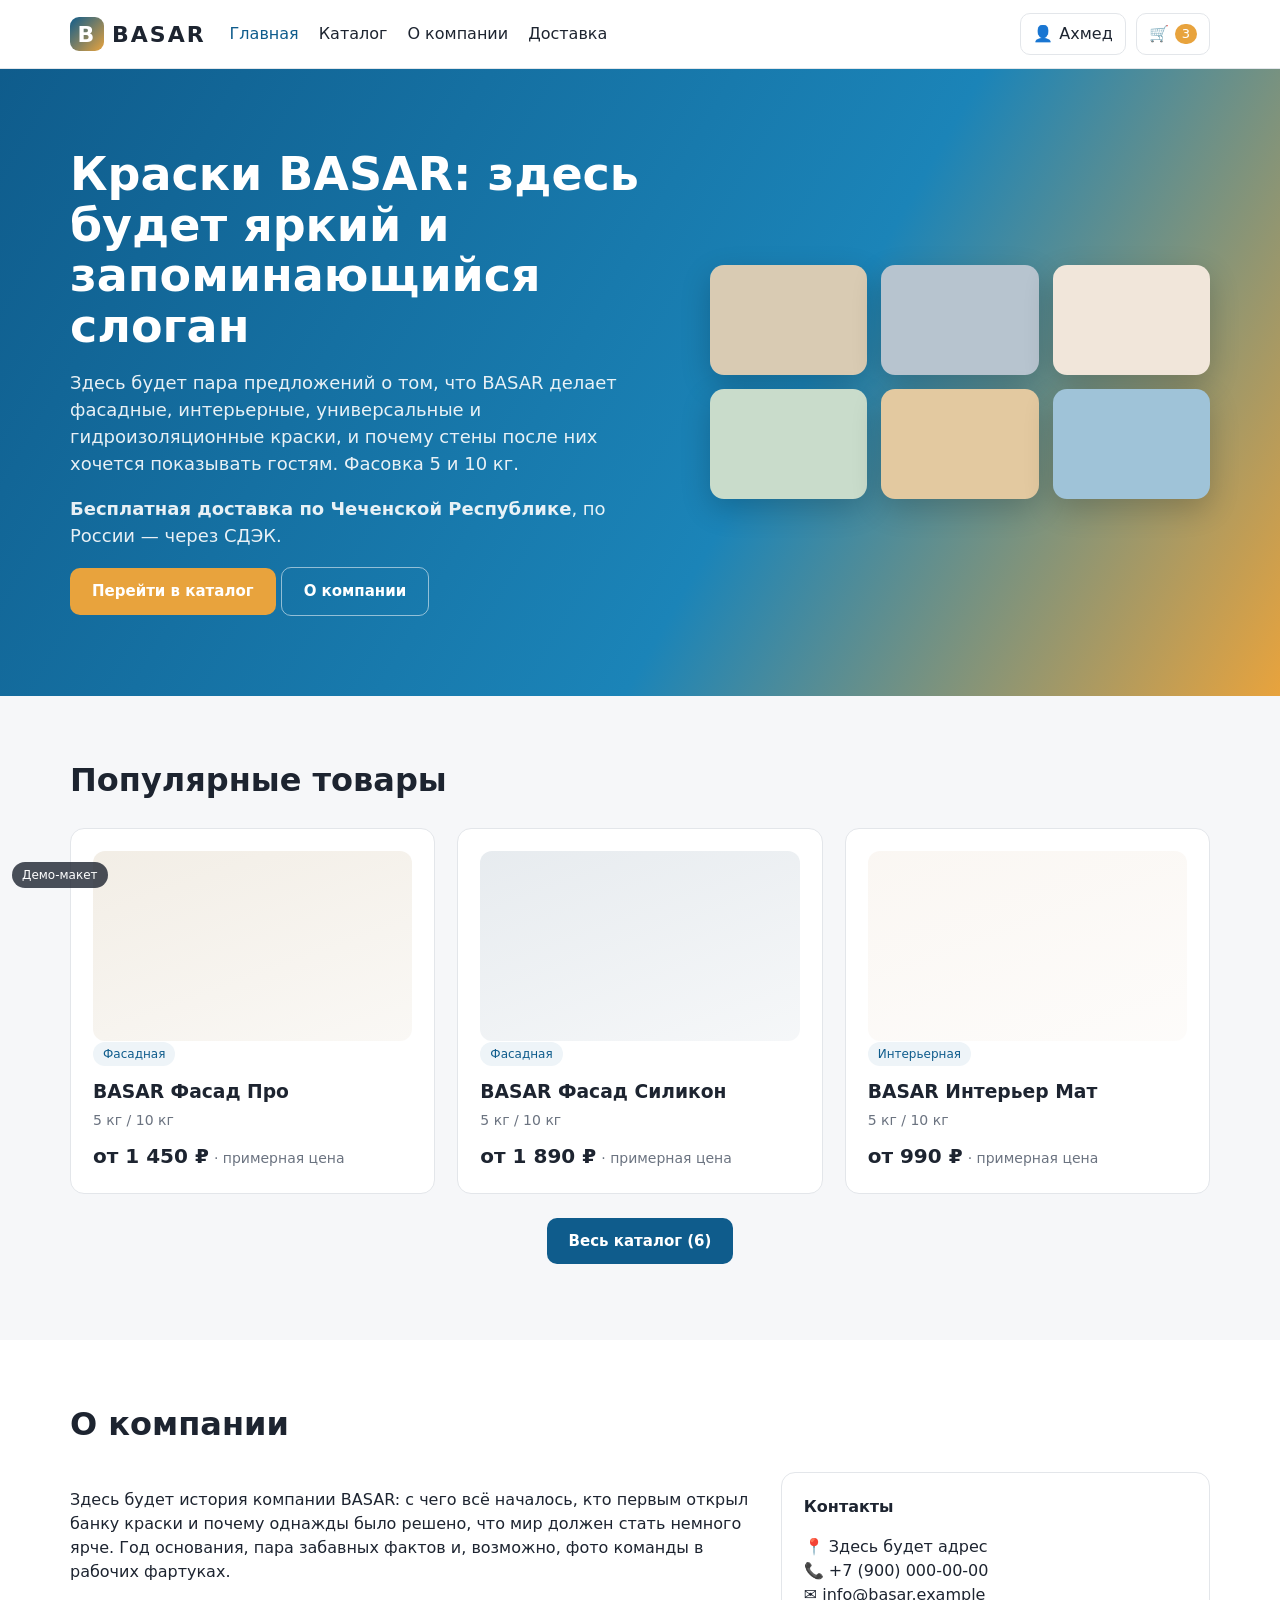
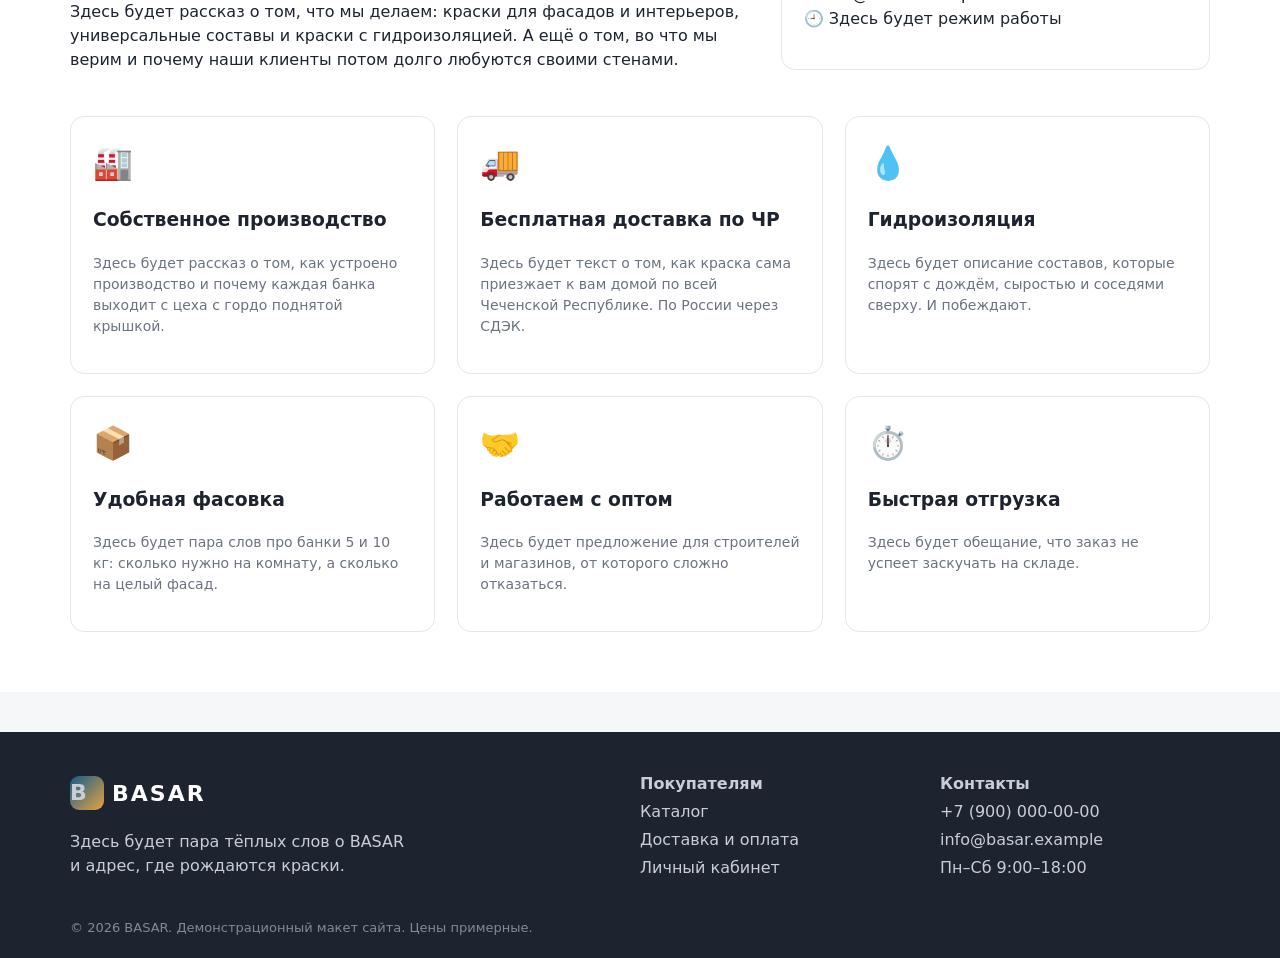
<file: index.html>
<!DOCTYPE html>
<html lang="ru">
<head>
<meta charset="UTF-8"><meta name="viewport" content="width=1280">
<title>Производство красок — BASAR</title>
<link rel="icon" href="data:image/svg+xml,%3Csvg xmlns=%22http://www.w3.org/2000/svg%22 viewBox=%220 0 10 10%22%3E%3Crect width=%2210%22 height=%2210%22 rx=%222%22 fill=%22%230f5c8c%22/%3E%3C/svg%3E">
<link rel="stylesheet" href="css/style.css">
<style>td:first-child,.status{white-space:nowrap}.demo-label{position:fixed;left:12px;bottom:12px;background:#1d2430cc;color:#fff;font-size:12px;padding:4px 10px;border-radius:20px;z-index:50;pointer-events:none}</style>
</head>
<body>
<header class="header">
  <div class="container header__in">
    <a href="index.html" class="logo"><span class="logo__mark">B</span>BASAR</a>
    <nav class="nav" id="nav"><a href="index.html" style="color:var(--p)">Главная</a><a href="catalog.html">Каталог</a><a href="about.html">О компании</a><a href="delivery.html">Доставка</a></nav>
    <div class="header__actions">
      <a href="account.html" class="icon-btn">👤 <span id="accountName">Ахмед</span></a>
      <a href="cart.html" class="icon-btn cart-btn">🛒 <span class="badge">3</span></a>
    </div>
  </div>
</header>
<main>
<section class="hero"><div class="container hero__in"><div><h1>Краски BASAR: здесь будет яркий и запоминающийся слоган</h1><p>Здесь будет пара предложений о том, что BASAR делает фасадные, интерьерные, универсальные и гидроизоляционные краски, и почему стены после них хочется показывать гостям. Фасовка 5 и 10 кг.</p><p><b>Бесплатная доставка по Чеченской Республике</b>, по России — через СДЭК.</p><a class="btn btn--accent" href="catalog.html">Перейти в каталог</a> <a class="btn btn--ghost" style="color:#fff;border-color:#ffffff88" href="about.html">О компании</a></div><div class="swatches"><div style="background:#d9cbb3"></div><div style="background:#b7c4cf"></div><div style="background:#f1e6da"></div><div style="background:#c9dccb"></div><div style="background:#e3c9a0"></div><div style="background:#9fc3d8"></div></div></div></section>
<section><div class="container"><h2>Популярные товары</h2><div class="grid"><a class="card product" data-type="facade" href="product-fasad-pro.html" style="color:inherit"><div class="can" style="background:linear-gradient(160deg,#d9cbb355,#d9cbb322)"></div><div><span class="tag">Фасадная</span></div><h3>BASAR Фасад Про</h3><div class="muted">5 кг / 10 кг</div><div style="margin-top:auto;padding-top:10px"><span class="price">от 1 450 ₽</span> <span class="muted">· примерная цена</span></div></a><a class="card product" data-type="facade" href="product-fasad-silicone.html" style="color:inherit"><div class="can" style="background:linear-gradient(160deg,#b7c4cf55,#b7c4cf22)"></div><div><span class="tag">Фасадная</span></div><h3>BASAR Фасад Силикон</h3><div class="muted">5 кг / 10 кг</div><div style="margin-top:auto;padding-top:10px"><span class="price">от 1 890 ₽</span> <span class="muted">· примерная цена</span></div></a><a class="card product" data-type="interior" href="product-interior-mat.html" style="color:inherit"><div class="can" style="background:linear-gradient(160deg,#f1e6da55,#f1e6da22)"></div><div><span class="tag">Интерьерная</span></div><h3>BASAR Интерьер Мат</h3><div class="muted">5 кг / 10 кг</div><div style="margin-top:auto;padding-top:10px"><span class="price">от 990 ₽</span> <span class="muted">· примерная цена</span></div></a></div><p style="text-align:center;margin-top:24px"><a class="btn" href="catalog.html">Весь каталог (6)</a></p></div></section><section id="about" style="background:#fff"><div class="container"><h2>О компании</h2><div class="two"><div><p>Здесь будет история компании BASAR: с чего всё началось, кто первым открыл банку краски и почему однажды было решено, что мир должен стать немного ярче. Год основания, пара забавных фактов и, возможно, фото команды в рабочих фартуках.</p><p>Здесь будет рассказ о том, что мы делаем: краски для фасадов и интерьеров, универсальные составы и краски с гидроизоляцией. А ещё о том, во что мы верим и почему наши клиенты потом долго любуются своими стенами.</p></div><div class="card"><b>Контакты</b><p>📍 Здесь будет адрес<br>📞 +7 (900) 000-00-00<br>✉️ info@basar.example<br>🕘 Здесь будет режим работы</p></div></div>
<div class="grid" style="margin-top:28px"><div class="card"><div class="adv">🏭</div><h3>Собственное производство</h3><p class="muted">Здесь будет рассказ о том, как устроено производство и почему каждая банка выходит с цеха с гордо поднятой крышкой.</p></div><div class="card"><div class="adv">🚚</div><h3>Бесплатная доставка по ЧР</h3><p class="muted">Здесь будет текст о том, как краска сама приезжает к вам домой по всей Чеченской Республике. По России через СДЭК.</p></div><div class="card"><div class="adv">💧</div><h3>Гидроизоляция</h3><p class="muted">Здесь будет описание составов, которые спорят с дождём, сыростью и соседями сверху. И побеждают.</p></div><div class="card"><div class="adv">📦</div><h3>Удобная фасовка</h3><p class="muted">Здесь будет пара слов про банки 5 и 10 кг: сколько нужно на комнату, а сколько на целый фасад.</p></div><div class="card"><div class="adv">🤝</div><h3>Работаем с оптом</h3><p class="muted">Здесь будет предложение для строителей и магазинов, от которого сложно отказаться.</p></div><div class="card"><div class="adv">⏱️</div><h3>Быстрая отгрузка</h3><p class="muted">Здесь будет обещание, что заказ не успеет заскучать на складе.</p></div></div></div></section>
</main>
<footer class="footer">
  <div class="container footer__in">
    <div><div class="logo"><span class="logo__mark">B</span>BASAR</div><p>Здесь будет пара тёплых слов о BASAR<br>и адрес, где рождаются краски.</p></div>
    <div><b>Покупателям</b><a href="catalog.html">Каталог</a><a href="delivery.html">Доставка и оплата</a><a href="account.html">Личный кабинет</a></div>
    <div><b>Контакты</b><span>+7 (900) 000-00-00</span><span>info@basar.example</span><span>Пн–Сб 9:00–18:00</span></div>
  </div>
  <div class="container copy">© 2026 BASAR. Демонстрационный макет сайта. Цены примерные.</div>
</footer>
<div class="demo-label">Демо-макет</div>

</body>
</html>
</file>
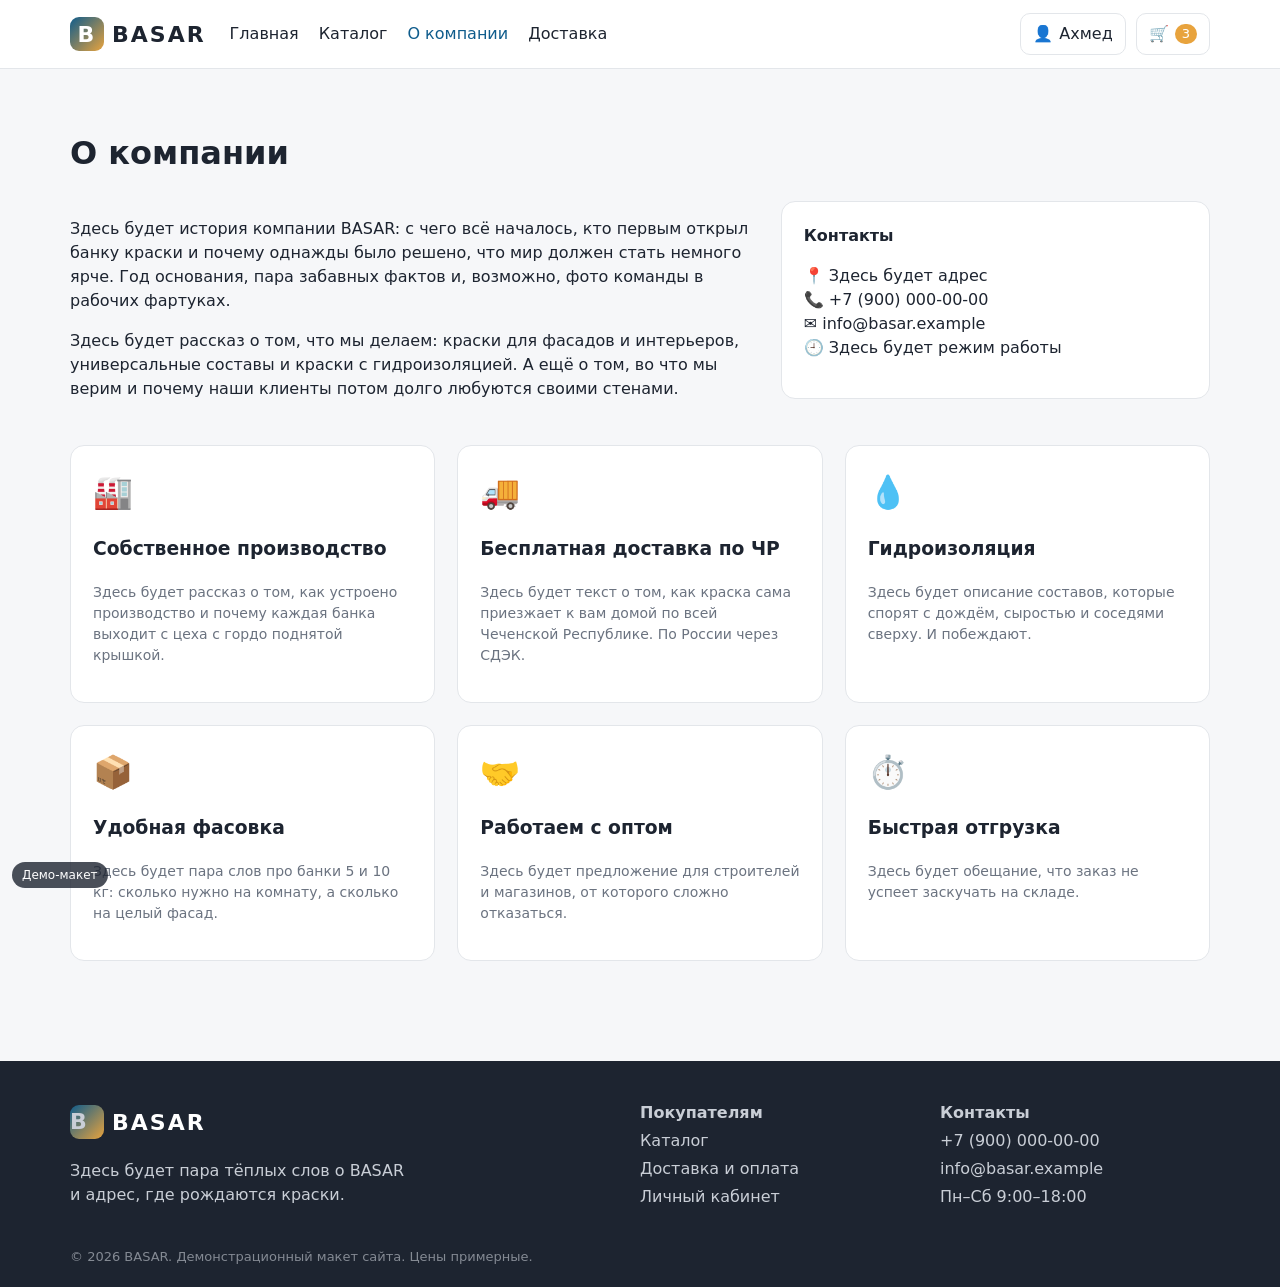
<file: about.html>
<!DOCTYPE html>
<html lang="ru">
<head>
<meta charset="UTF-8"><meta name="viewport" content="width=1280">
<title>О компании — BASAR</title>
<link rel="icon" href="data:image/svg+xml,%3Csvg xmlns=%22http://www.w3.org/2000/svg%22 viewBox=%220 0 10 10%22%3E%3Crect width=%2210%22 height=%2210%22 rx=%222%22 fill=%22%230f5c8c%22/%3E%3C/svg%3E">
<link rel="stylesheet" href="css/style.css">
<style>td:first-child,.status{white-space:nowrap}.demo-label{position:fixed;left:12px;bottom:12px;background:#1d2430cc;color:#fff;font-size:12px;padding:4px 10px;border-radius:20px;z-index:50;pointer-events:none}</style>
</head>
<body>
<header class="header">
  <div class="container header__in">
    <a href="index.html" class="logo"><span class="logo__mark">B</span>BASAR</a>
    <nav class="nav" id="nav"><a href="index.html">Главная</a><a href="catalog.html">Каталог</a><a href="about.html" style="color:var(--p)">О компании</a><a href="delivery.html">Доставка</a></nav>
    <div class="header__actions">
      <a href="account.html" class="icon-btn">👤 <span id="accountName">Ахмед</span></a>
      <a href="cart.html" class="icon-btn cart-btn">🛒 <span class="badge">3</span></a>
    </div>
  </div>
</header>
<main>
<section id="about" style=""><div class="container"><h2>О компании</h2><div class="two"><div><p>Здесь будет история компании BASAR: с чего всё началось, кто первым открыл банку краски и почему однажды было решено, что мир должен стать немного ярче. Год основания, пара забавных фактов и, возможно, фото команды в рабочих фартуках.</p><p>Здесь будет рассказ о том, что мы делаем: краски для фасадов и интерьеров, универсальные составы и краски с гидроизоляцией. А ещё о том, во что мы верим и почему наши клиенты потом долго любуются своими стенами.</p></div><div class="card"><b>Контакты</b><p>📍 Здесь будет адрес<br>📞 +7 (900) 000-00-00<br>✉️ info@basar.example<br>🕘 Здесь будет режим работы</p></div></div>
<div class="grid" style="margin-top:28px"><div class="card"><div class="adv">🏭</div><h3>Собственное производство</h3><p class="muted">Здесь будет рассказ о том, как устроено производство и почему каждая банка выходит с цеха с гордо поднятой крышкой.</p></div><div class="card"><div class="adv">🚚</div><h3>Бесплатная доставка по ЧР</h3><p class="muted">Здесь будет текст о том, как краска сама приезжает к вам домой по всей Чеченской Республике. По России через СДЭК.</p></div><div class="card"><div class="adv">💧</div><h3>Гидроизоляция</h3><p class="muted">Здесь будет описание составов, которые спорят с дождём, сыростью и соседями сверху. И побеждают.</p></div><div class="card"><div class="adv">📦</div><h3>Удобная фасовка</h3><p class="muted">Здесь будет пара слов про банки 5 и 10 кг: сколько нужно на комнату, а сколько на целый фасад.</p></div><div class="card"><div class="adv">🤝</div><h3>Работаем с оптом</h3><p class="muted">Здесь будет предложение для строителей и магазинов, от которого сложно отказаться.</p></div><div class="card"><div class="adv">⏱️</div><h3>Быстрая отгрузка</h3><p class="muted">Здесь будет обещание, что заказ не успеет заскучать на складе.</p></div></div></div></section>
</main>
<footer class="footer">
  <div class="container footer__in">
    <div><div class="logo"><span class="logo__mark">B</span>BASAR</div><p>Здесь будет пара тёплых слов о BASAR<br>и адрес, где рождаются краски.</p></div>
    <div><b>Покупателям</b><a href="catalog.html">Каталог</a><a href="delivery.html">Доставка и оплата</a><a href="account.html">Личный кабинет</a></div>
    <div><b>Контакты</b><span>+7 (900) 000-00-00</span><span>info@basar.example</span><span>Пн–Сб 9:00–18:00</span></div>
  </div>
  <div class="container copy">© 2026 BASAR. Демонстрационный макет сайта. Цены примерные.</div>
</footer>
<div class="demo-label">Демо-макет</div>

</body>
</html>
</file>
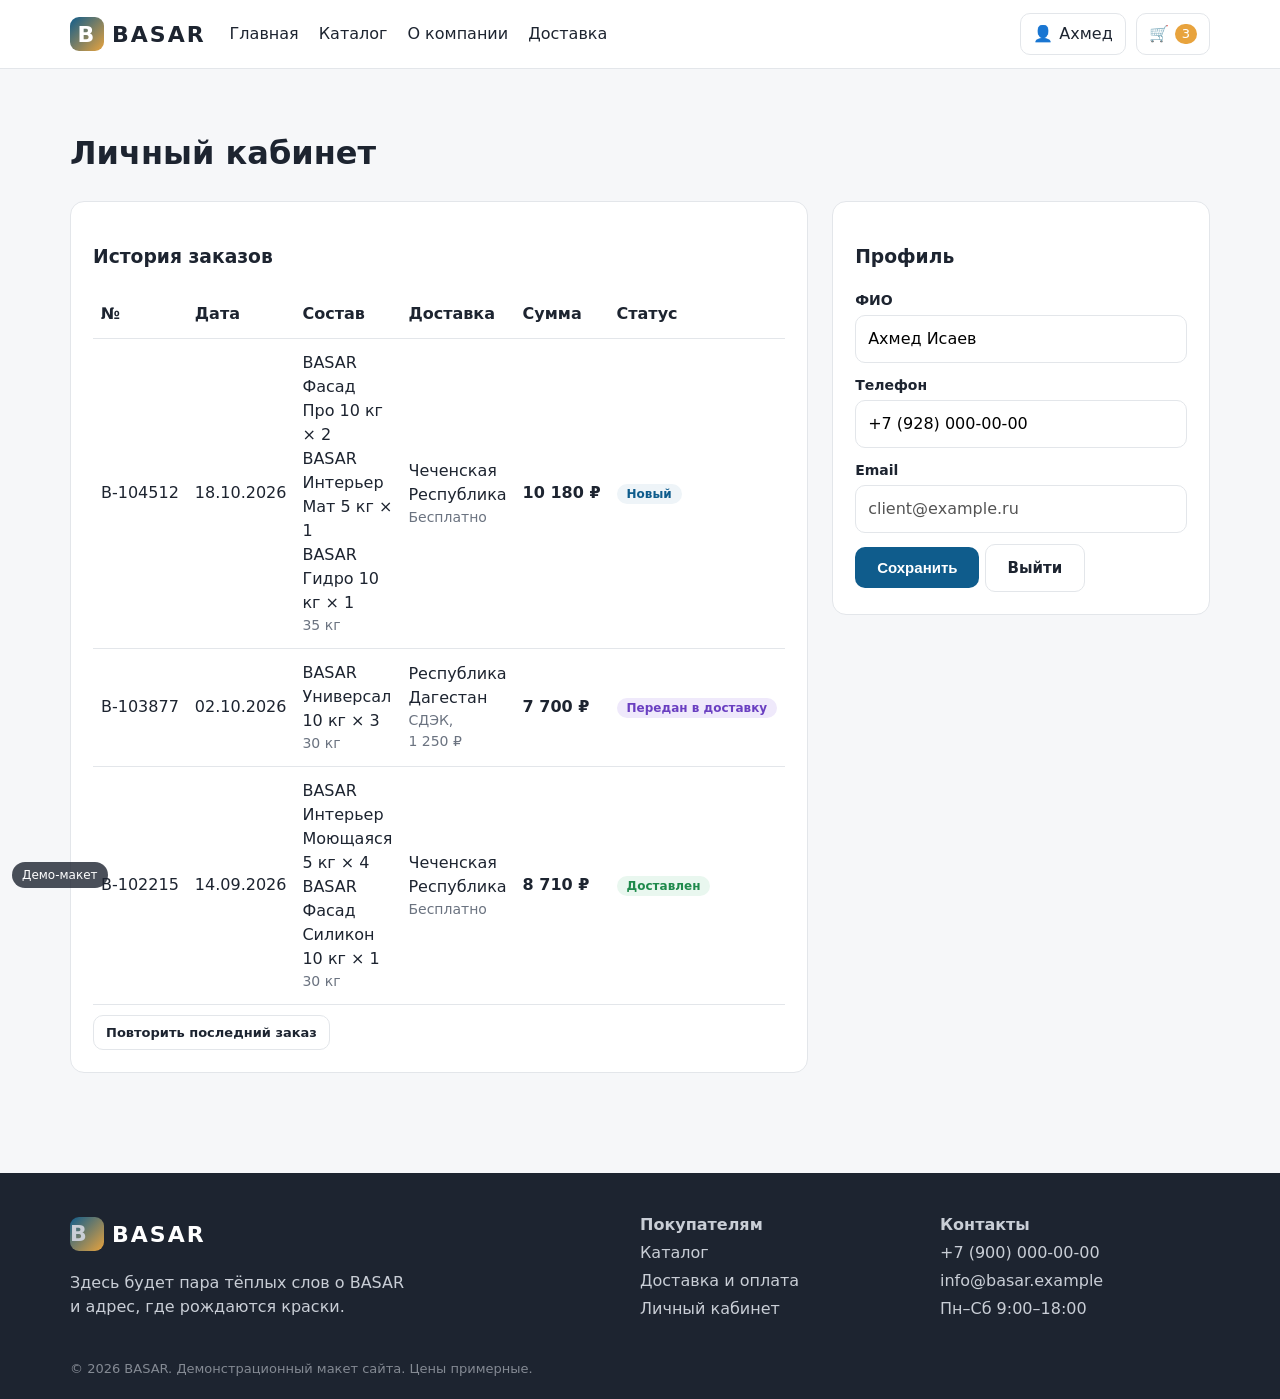
<file: account.html>
<!DOCTYPE html>
<html lang="ru">
<head>
<meta charset="UTF-8"><meta name="viewport" content="width=1280">
<title>Личный кабинет — BASAR</title>
<link rel="icon" href="data:image/svg+xml,%3Csvg xmlns=%22http://www.w3.org/2000/svg%22 viewBox=%220 0 10 10%22%3E%3Crect width=%2210%22 height=%2210%22 rx=%222%22 fill=%22%230f5c8c%22/%3E%3C/svg%3E">
<link rel="stylesheet" href="css/style.css">
<style>td:first-child,.status{white-space:nowrap}.demo-label{position:fixed;left:12px;bottom:12px;background:#1d2430cc;color:#fff;font-size:12px;padding:4px 10px;border-radius:20px;z-index:50;pointer-events:none}</style>
</head>
<body>
<header class="header">
  <div class="container header__in">
    <a href="index.html" class="logo"><span class="logo__mark">B</span>BASAR</a>
    <nav class="nav" id="nav"><a href="index.html">Главная</a><a href="catalog.html">Каталог</a><a href="about.html">О компании</a><a href="delivery.html">Доставка</a></nav>
    <div class="header__actions">
      <a href="account.html" class="icon-btn">👤 <span id="accountName">Ахмед</span></a>
      <a href="cart.html" class="icon-btn cart-btn">🛒 <span class="badge">3</span></a>
    </div>
  </div>
</header>
<main>
<section><div class="container"><h2>Личный кабинет</h2><div class="two"><div class="card"><h3>История заказов</h3><div style="overflow-x:auto"><table><tr><th>№</th><th>Дата</th><th>Состав</th><th>Доставка</th><th>Сумма</th><th>Статус</th></tr><tr><td>B-104512</td><td>18.10.2026</td><td>BASAR Фасад Про 10 кг × 2<br>BASAR Интерьер Мат 5 кг × 1<br>BASAR Гидро 10 кг × 1<div class="muted">35 кг</div></td><td>Чеченская Республика<div class="muted">Бесплатно</div></td><td><b>10 180 ₽</b></td><td><span class="status st-new">Новый</span></td></tr><tr><td>B-103877</td><td>02.10.2026</td><td>BASAR Универсал 10 кг × 3<div class="muted">30 кг</div></td><td>Республика Дагестан<div class="muted">СДЭК, 1 250 ₽</div></td><td><b>7 700 ₽</b></td><td><span class="status st-ship">Передан в доставку</span></td></tr><tr><td>B-102215</td><td>14.09.2026</td><td>BASAR Интерьер Моющаяся 5 кг × 4<br>BASAR Фасад Силикон 10 кг × 1<div class="muted">30 кг</div></td><td>Чеченская Республика<div class="muted">Бесплатно</div></td><td><b>8 710 ₽</b></td><td><span class="status st-done">Доставлен</span></td></tr></table></div><a class="btn btn--ghost btn--sm" href="cart.html" style="margin-top:10px">Повторить последний заказ</a></div>
<div class="card"><h3>Профиль</h3><label>ФИО</label><input value="Ахмед Исаев" readonly><label>Телефон</label><input value="+7 (928) 000-00-00" readonly><label>Email</label><input value="client@example.ru" disabled><button type="button" class="btn" style="margin-top:14px">Сохранить</button> <a class="btn btn--ghost" href="login.html">Выйти</a></div></div></div></section>
</main>
<footer class="footer">
  <div class="container footer__in">
    <div><div class="logo"><span class="logo__mark">B</span>BASAR</div><p>Здесь будет пара тёплых слов о BASAR<br>и адрес, где рождаются краски.</p></div>
    <div><b>Покупателям</b><a href="catalog.html">Каталог</a><a href="delivery.html">Доставка и оплата</a><a href="account.html">Личный кабинет</a></div>
    <div><b>Контакты</b><span>+7 (900) 000-00-00</span><span>info@basar.example</span><span>Пн–Сб 9:00–18:00</span></div>
  </div>
  <div class="container copy">© 2026 BASAR. Демонстрационный макет сайта. Цены примерные.</div>
</footer>
<div class="demo-label">Демо-макет</div>

</body>
</html>
</file>
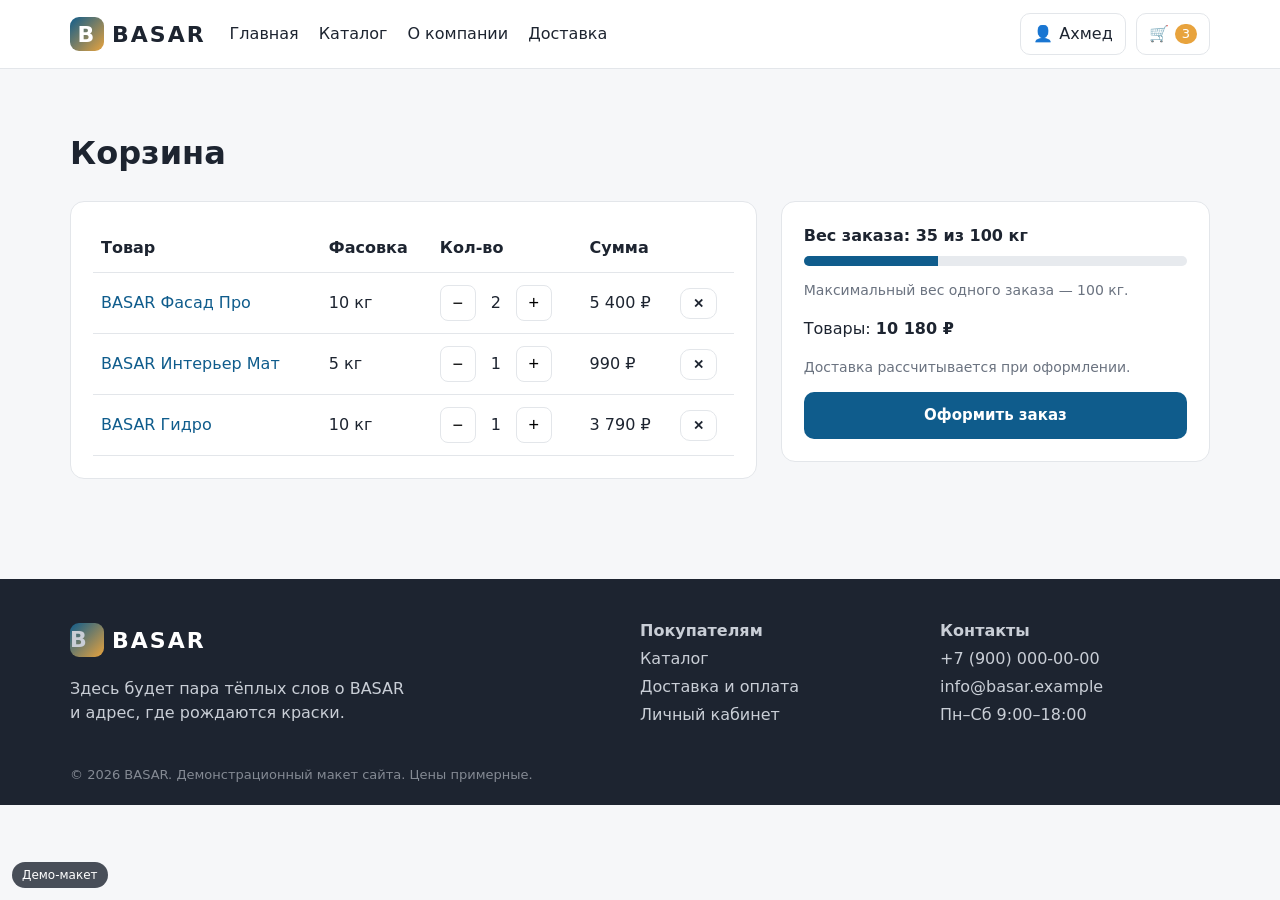
<file: cart.html>
<!DOCTYPE html>
<html lang="ru">
<head>
<meta charset="UTF-8"><meta name="viewport" content="width=1280">
<title>Корзина — BASAR</title>
<link rel="icon" href="data:image/svg+xml,%3Csvg xmlns=%22http://www.w3.org/2000/svg%22 viewBox=%220 0 10 10%22%3E%3Crect width=%2210%22 height=%2210%22 rx=%222%22 fill=%22%230f5c8c%22/%3E%3C/svg%3E">
<link rel="stylesheet" href="css/style.css">
<style>td:first-child,.status{white-space:nowrap}.demo-label{position:fixed;left:12px;bottom:12px;background:#1d2430cc;color:#fff;font-size:12px;padding:4px 10px;border-radius:20px;z-index:50;pointer-events:none}</style>
</head>
<body>
<header class="header">
  <div class="container header__in">
    <a href="index.html" class="logo"><span class="logo__mark">B</span>BASAR</a>
    <nav class="nav" id="nav"><a href="index.html">Главная</a><a href="catalog.html">Каталог</a><a href="about.html">О компании</a><a href="delivery.html">Доставка</a></nav>
    <div class="header__actions">
      <a href="account.html" class="icon-btn">👤 <span id="accountName">Ахмед</span></a>
      <a href="cart.html" class="icon-btn cart-btn">🛒 <span class="badge">3</span></a>
    </div>
  </div>
</header>
<main>
<section><div class="container"><h2>Корзина</h2><div class="two"><div class="card" style="overflow-x:auto"><table><tr><th>Товар</th><th>Фасовка</th><th>Кол-во</th><th>Сумма</th><th></th></tr><tr><td><a href="product-fasad-pro.html">BASAR Фасад Про</a></td><td>10 кг</td><td><div class="qty"><button type="button">−</button><span style="min-width:24px;text-align:center">2</span><button type="button">+</button></div></td><td>5 400 ₽</td><td><button type="button" class="btn btn--ghost btn--sm">✕</button></td></tr><tr><td><a href="product-interior-mat.html">BASAR Интерьер Мат</a></td><td>5 кг</td><td><div class="qty"><button type="button">−</button><span style="min-width:24px;text-align:center">1</span><button type="button">+</button></div></td><td>990 ₽</td><td><button type="button" class="btn btn--ghost btn--sm">✕</button></td></tr><tr><td><a href="product-hydro.html">BASAR Гидро</a></td><td>10 кг</td><td><div class="qty"><button type="button">−</button><span style="min-width:24px;text-align:center">1</span><button type="button">+</button></div></td><td>3 790 ₽</td><td><button type="button" class="btn btn--ghost btn--sm">✕</button></td></tr></table></div>
<div class="card"><b>Вес заказа: 35 из 100 кг</b><div class="weightbar"><div style="width:35%"></div></div><p class="muted">Максимальный вес одного заказа — 100 кг.</p><p>Товары: <b>10 180 ₽</b></p><p class="muted">Доставка рассчитывается при оформлении.</p><a class="btn" style="width:100%;text-align:center" href="checkout.html">Оформить заказ</a></div></div></div></section>
</main>
<footer class="footer">
  <div class="container footer__in">
    <div><div class="logo"><span class="logo__mark">B</span>BASAR</div><p>Здесь будет пара тёплых слов о BASAR<br>и адрес, где рождаются краски.</p></div>
    <div><b>Покупателям</b><a href="catalog.html">Каталог</a><a href="delivery.html">Доставка и оплата</a><a href="account.html">Личный кабинет</a></div>
    <div><b>Контакты</b><span>+7 (900) 000-00-00</span><span>info@basar.example</span><span>Пн–Сб 9:00–18:00</span></div>
  </div>
  <div class="container copy">© 2026 BASAR. Демонстрационный макет сайта. Цены примерные.</div>
</footer>
<div class="demo-label">Демо-макет</div>

</body>
</html>
</file>
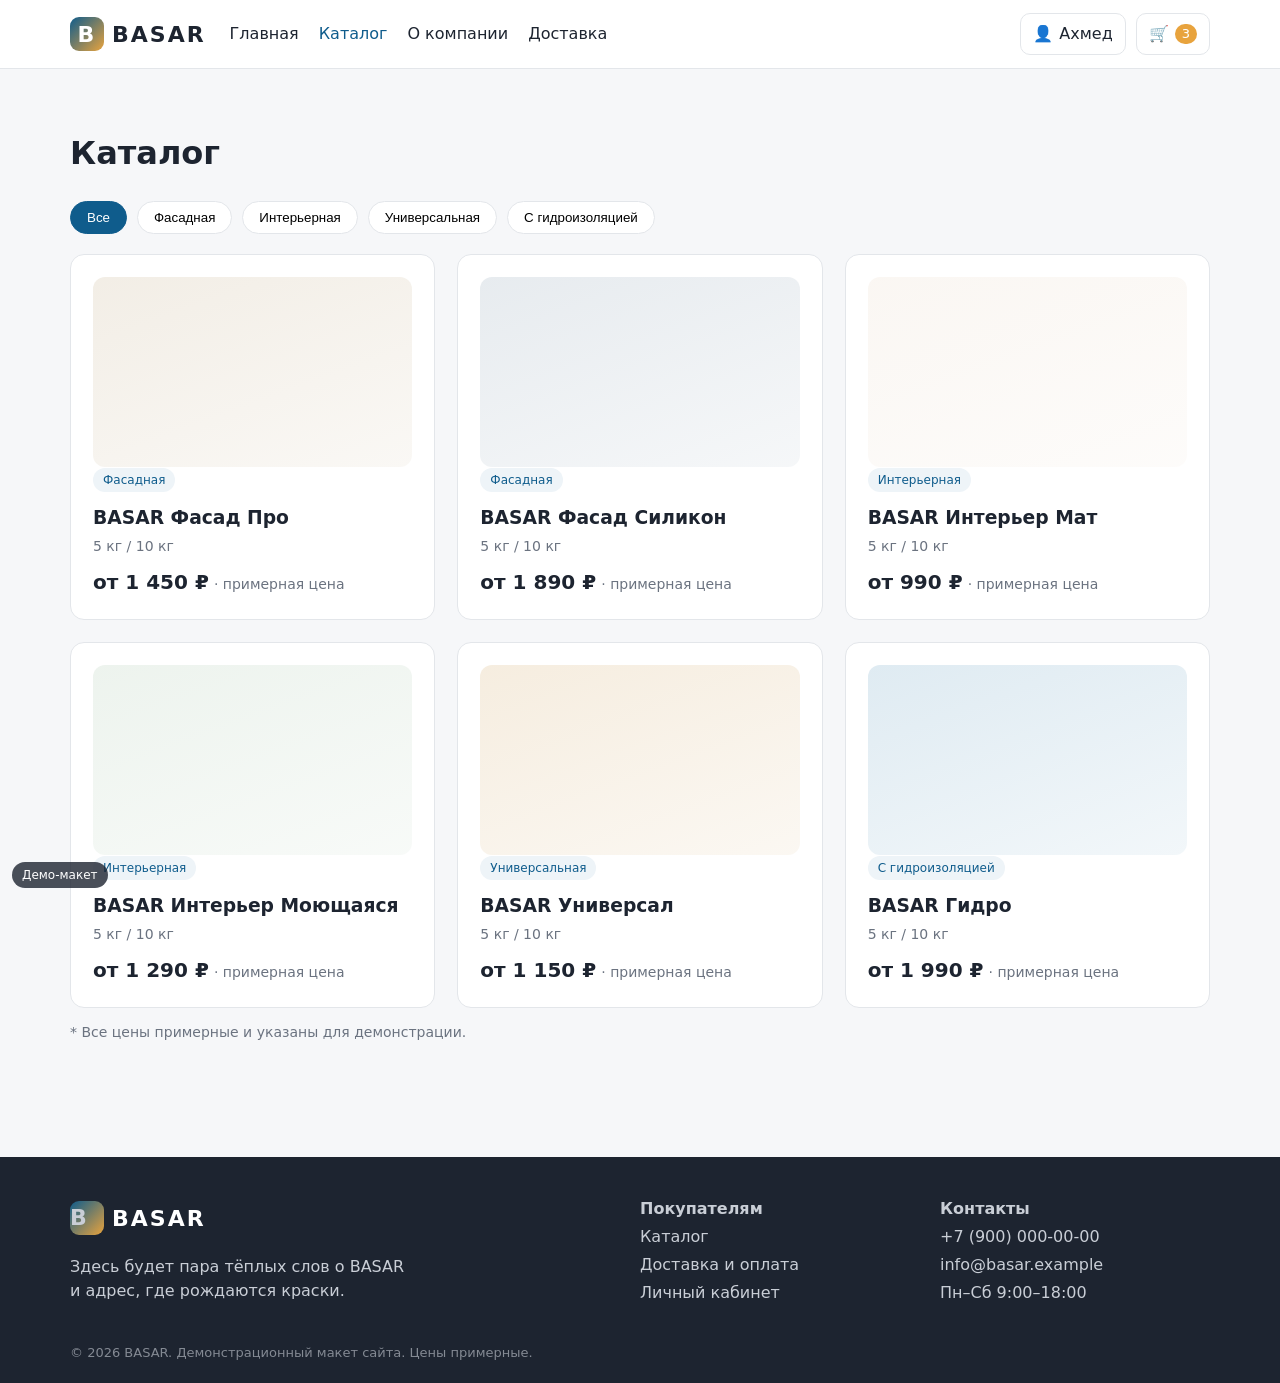
<file: catalog.html>
<!DOCTYPE html>
<html lang="ru">
<head>
<meta charset="UTF-8"><meta name="viewport" content="width=1280">
<title>Каталог — BASAR</title>
<link rel="icon" href="data:image/svg+xml,%3Csvg xmlns=%22http://www.w3.org/2000/svg%22 viewBox=%220 0 10 10%22%3E%3Crect width=%2210%22 height=%2210%22 rx=%222%22 fill=%22%230f5c8c%22/%3E%3C/svg%3E">
<link rel="stylesheet" href="css/style.css">
<style>td:first-child,.status{white-space:nowrap}.demo-label{position:fixed;left:12px;bottom:12px;background:#1d2430cc;color:#fff;font-size:12px;padding:4px 10px;border-radius:20px;z-index:50;pointer-events:none}</style>
</head>
<body>
<header class="header">
  <div class="container header__in">
    <a href="index.html" class="logo"><span class="logo__mark">B</span>BASAR</a>
    <nav class="nav" id="nav"><a href="index.html">Главная</a><a href="catalog.html" style="color:var(--p)">Каталог</a><a href="about.html">О компании</a><a href="delivery.html">Доставка</a></nav>
    <div class="header__actions">
      <a href="account.html" class="icon-btn">👤 <span id="accountName">Ахмед</span></a>
      <a href="cart.html" class="icon-btn cart-btn">🛒 <span class="badge">3</span></a>
    </div>
  </div>
</header>
<main>
<section><div class="container"><h2>Каталог</h2><div class="filters"><button data-f="all" class="on">Все</button><button data-f="facade" class="">Фасадная</button><button data-f="interior" class="">Интерьерная</button><button data-f="universal" class="">Универсальная</button><button data-f="hydro" class="">С гидроизоляцией</button></div><div class="grid"><a class="card product" data-type="facade" href="product-fasad-pro.html" style="color:inherit"><div class="can" style="background:linear-gradient(160deg,#d9cbb355,#d9cbb322)"></div><div><span class="tag">Фасадная</span></div><h3>BASAR Фасад Про</h3><div class="muted">5 кг / 10 кг</div><div style="margin-top:auto;padding-top:10px"><span class="price">от 1 450 ₽</span> <span class="muted">· примерная цена</span></div></a><a class="card product" data-type="facade" href="product-fasad-silicone.html" style="color:inherit"><div class="can" style="background:linear-gradient(160deg,#b7c4cf55,#b7c4cf22)"></div><div><span class="tag">Фасадная</span></div><h3>BASAR Фасад Силикон</h3><div class="muted">5 кг / 10 кг</div><div style="margin-top:auto;padding-top:10px"><span class="price">от 1 890 ₽</span> <span class="muted">· примерная цена</span></div></a><a class="card product" data-type="interior" href="product-interior-mat.html" style="color:inherit"><div class="can" style="background:linear-gradient(160deg,#f1e6da55,#f1e6da22)"></div><div><span class="tag">Интерьерная</span></div><h3>BASAR Интерьер Мат</h3><div class="muted">5 кг / 10 кг</div><div style="margin-top:auto;padding-top:10px"><span class="price">от 990 ₽</span> <span class="muted">· примерная цена</span></div></a><a class="card product" data-type="interior" href="product-interior-wash.html" style="color:inherit"><div class="can" style="background:linear-gradient(160deg,#c9dccb55,#c9dccb22)"></div><div><span class="tag">Интерьерная</span></div><h3>BASAR Интерьер Моющаяся</h3><div class="muted">5 кг / 10 кг</div><div style="margin-top:auto;padding-top:10px"><span class="price">от 1 290 ₽</span> <span class="muted">· примерная цена</span></div></a><a class="card product" data-type="universal" href="product-universal.html" style="color:inherit"><div class="can" style="background:linear-gradient(160deg,#e3c9a055,#e3c9a022)"></div><div><span class="tag">Универсальная</span></div><h3>BASAR Универсал</h3><div class="muted">5 кг / 10 кг</div><div style="margin-top:auto;padding-top:10px"><span class="price">от 1 150 ₽</span> <span class="muted">· примерная цена</span></div></a><a class="card product" data-type="hydro" href="product-hydro.html" style="color:inherit"><div class="can" style="background:linear-gradient(160deg,#9fc3d855,#9fc3d822)"></div><div><span class="tag">С гидроизоляцией</span></div><h3>BASAR Гидро</h3><div class="muted">5 кг / 10 кг</div><div style="margin-top:auto;padding-top:10px"><span class="price">от 1 990 ₽</span> <span class="muted">· примерная цена</span></div></a></div><p class="muted">* Все цены примерные и указаны для демонстрации.</p></div></section>
</main>
<footer class="footer">
  <div class="container footer__in">
    <div><div class="logo"><span class="logo__mark">B</span>BASAR</div><p>Здесь будет пара тёплых слов о BASAR<br>и адрес, где рождаются краски.</p></div>
    <div><b>Покупателям</b><a href="catalog.html">Каталог</a><a href="delivery.html">Доставка и оплата</a><a href="account.html">Личный кабинет</a></div>
    <div><b>Контакты</b><span>+7 (900) 000-00-00</span><span>info@basar.example</span><span>Пн–Сб 9:00–18:00</span></div>
  </div>
  <div class="container copy">© 2026 BASAR. Демонстрационный макет сайта. Цены примерные.</div>
</footer>
<div class="demo-label">Демо-макет</div>
<script>document.querySelectorAll('[data-f]').forEach(function(b){b.onclick=function(){var f=b.dataset.f;document.querySelectorAll('[data-f]').forEach(function(x){x.classList.toggle('on',x===b)});document.querySelectorAll('.product').forEach(function(c){c.style.display=(f==='all'||c.dataset.type===f)?'':'none'})}});</script>
</body>
</html>
</file>
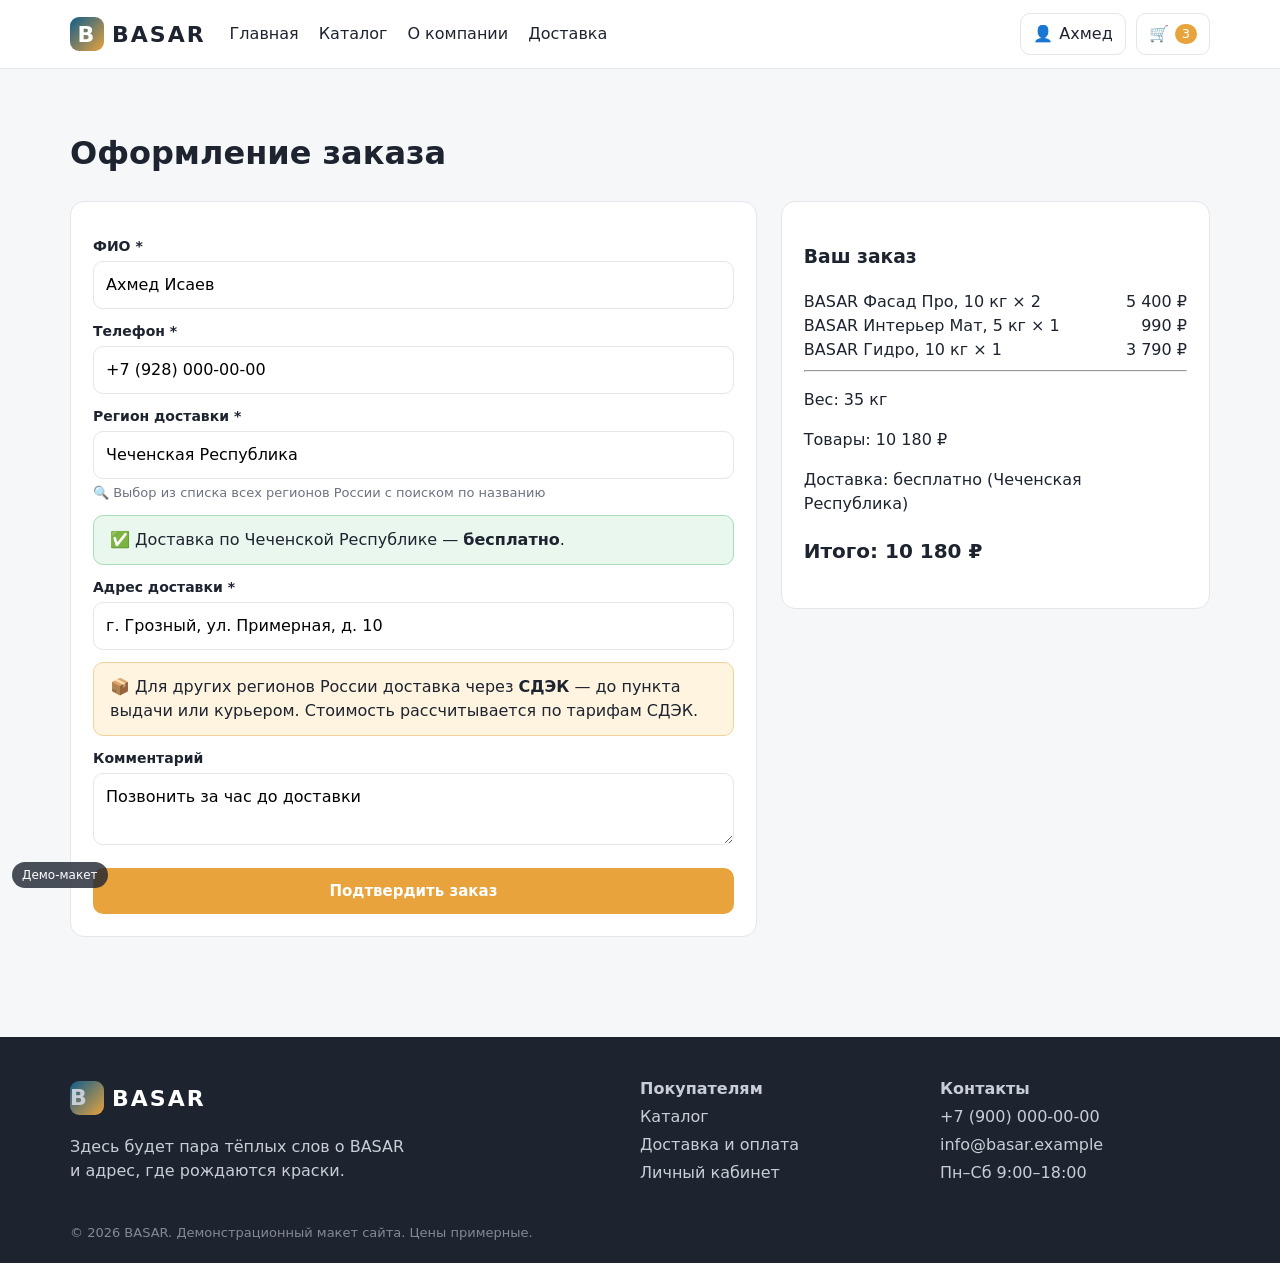
<file: checkout.html>
<!DOCTYPE html>
<html lang="ru">
<head>
<meta charset="UTF-8"><meta name="viewport" content="width=1280">
<title>Оформление заказа — BASAR</title>
<link rel="icon" href="data:image/svg+xml,%3Csvg xmlns=%22http://www.w3.org/2000/svg%22 viewBox=%220 0 10 10%22%3E%3Crect width=%2210%22 height=%2210%22 rx=%222%22 fill=%22%230f5c8c%22/%3E%3C/svg%3E">
<link rel="stylesheet" href="css/style.css">
<style>td:first-child,.status{white-space:nowrap}.demo-label{position:fixed;left:12px;bottom:12px;background:#1d2430cc;color:#fff;font-size:12px;padding:4px 10px;border-radius:20px;z-index:50;pointer-events:none}</style>
</head>
<body>
<header class="header">
  <div class="container header__in">
    <a href="index.html" class="logo"><span class="logo__mark">B</span>BASAR</a>
    <nav class="nav" id="nav"><a href="index.html">Главная</a><a href="catalog.html">Каталог</a><a href="about.html">О компании</a><a href="delivery.html">Доставка</a></nav>
    <div class="header__actions">
      <a href="account.html" class="icon-btn">👤 <span id="accountName">Ахмед</span></a>
      <a href="cart.html" class="icon-btn cart-btn">🛒 <span class="badge">3</span></a>
    </div>
  </div>
</header>
<main>
<section><div class="container"><h2>Оформление заказа</h2><div class="two"><div class="card"><label>ФИО *</label><input value="Ахмед Исаев" readonly><label>Телефон *</label><input value="+7 (928) 000-00-00" readonly><label>Регион доставки *</label><div class="combo"><input value="Чеченская Республика" readonly><div class="muted" style="font-size:13px;margin-top:4px">🔍 Выбор из списка всех регионов России с поиском по названию</div></div><div class="alert alert--ok" style="margin-top:12px">✅ Доставка по Чеченской Республике — <b>бесплатно</b>.</div><label>Адрес доставки *</label><input value="г. Грозный, ул. Примерная, д. 10" readonly><div class="alert" style="margin-top:12px">📦 Для других регионов России доставка через <b>СДЭК</b> — до пункта выдачи или курьером. Стоимость рассчитывается по тарифам СДЭК.</div><label>Комментарий</label><textarea rows="2" readonly>Позвонить за час до доставки</textarea><a class="btn btn--accent" style="margin-top:16px;width:100%;text-align:center" href="account.html">Подтвердить заказ</a></div><div class="card"><h3>Ваш заказ</h3><div style="display:flex;justify-content:space-between;gap:8px"><span>BASAR Фасад Про, 10 кг × 2</span><span>5 400 ₽</span></div><div style="display:flex;justify-content:space-between;gap:8px"><span>BASAR Интерьер Мат, 5 кг × 1</span><span>990 ₽</span></div><div style="display:flex;justify-content:space-between;gap:8px"><span>BASAR Гидро, 10 кг × 1</span><span>3 790 ₽</span></div><hr><p>Вес: 35 кг</p><p>Товары: 10 180 ₽</p><p>Доставка: бесплатно (Чеченская Республика)</p><p class="price">Итого: 10 180 ₽</p></div></div></div></section>
</main>
<footer class="footer">
  <div class="container footer__in">
    <div><div class="logo"><span class="logo__mark">B</span>BASAR</div><p>Здесь будет пара тёплых слов о BASAR<br>и адрес, где рождаются краски.</p></div>
    <div><b>Покупателям</b><a href="catalog.html">Каталог</a><a href="delivery.html">Доставка и оплата</a><a href="account.html">Личный кабинет</a></div>
    <div><b>Контакты</b><span>+7 (900) 000-00-00</span><span>info@basar.example</span><span>Пн–Сб 9:00–18:00</span></div>
  </div>
  <div class="container copy">© 2026 BASAR. Демонстрационный макет сайта. Цены примерные.</div>
</footer>
<div class="demo-label">Демо-макет</div>

</body>
</html>
</file>
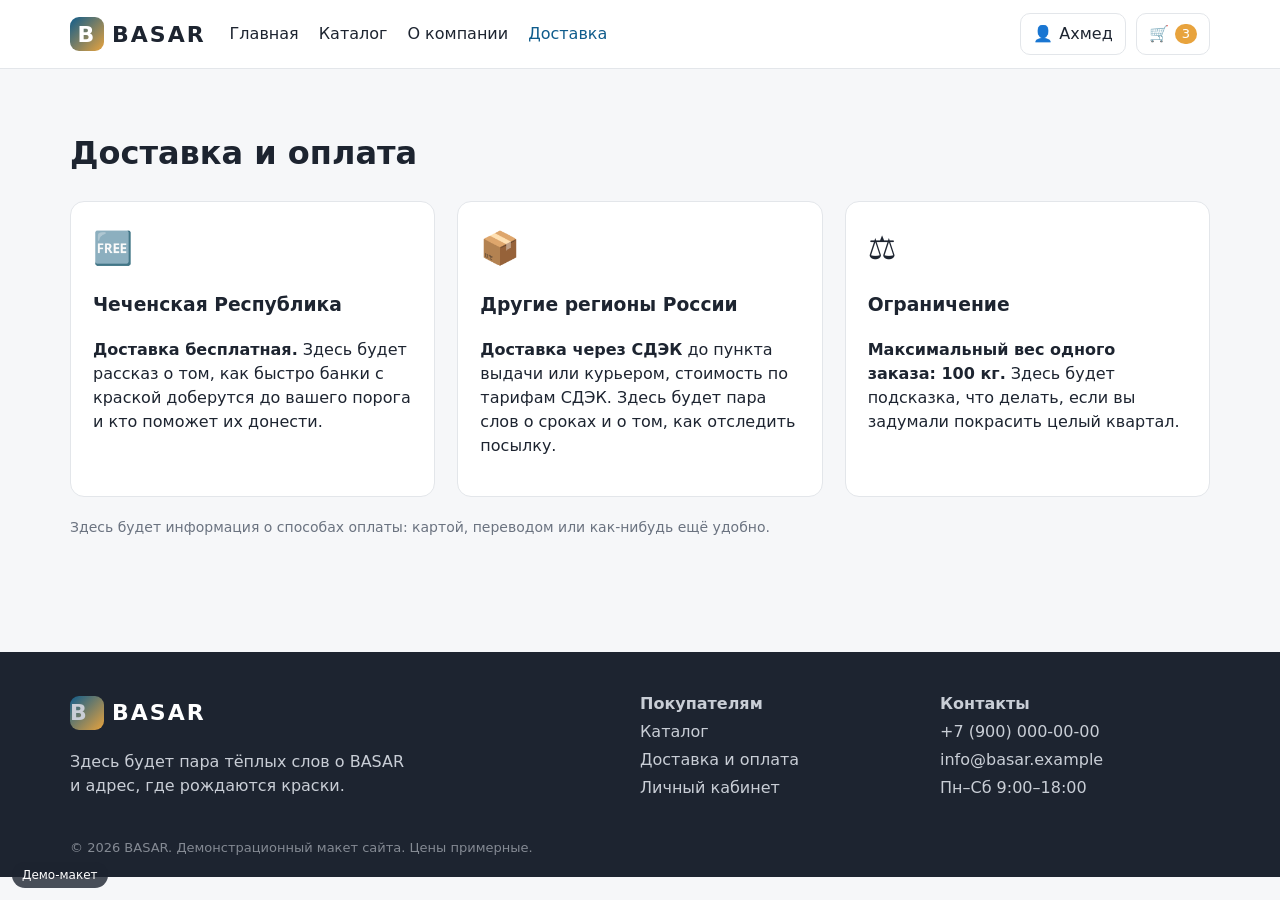
<file: delivery.html>
<!DOCTYPE html>
<html lang="ru">
<head>
<meta charset="UTF-8"><meta name="viewport" content="width=1280">
<title>Доставка и оплата — BASAR</title>
<link rel="icon" href="data:image/svg+xml,%3Csvg xmlns=%22http://www.w3.org/2000/svg%22 viewBox=%220 0 10 10%22%3E%3Crect width=%2210%22 height=%2210%22 rx=%222%22 fill=%22%230f5c8c%22/%3E%3C/svg%3E">
<link rel="stylesheet" href="css/style.css">
<style>td:first-child,.status{white-space:nowrap}.demo-label{position:fixed;left:12px;bottom:12px;background:#1d2430cc;color:#fff;font-size:12px;padding:4px 10px;border-radius:20px;z-index:50;pointer-events:none}</style>
</head>
<body>
<header class="header">
  <div class="container header__in">
    <a href="index.html" class="logo"><span class="logo__mark">B</span>BASAR</a>
    <nav class="nav" id="nav"><a href="index.html">Главная</a><a href="catalog.html">Каталог</a><a href="about.html">О компании</a><a href="delivery.html" style="color:var(--p)">Доставка</a></nav>
    <div class="header__actions">
      <a href="account.html" class="icon-btn">👤 <span id="accountName">Ахмед</span></a>
      <a href="cart.html" class="icon-btn cart-btn">🛒 <span class="badge">3</span></a>
    </div>
  </div>
</header>
<main>
<section><div class="container"><h2>Доставка и оплата</h2><div class="grid"><div class="card"><div class="adv">🆓</div><h3>Чеченская Республика</h3><p><b>Доставка бесплатная.</b> Здесь будет рассказ о том, как быстро банки с краской доберутся до вашего порога и кто поможет их донести.</p></div><div class="card"><div class="adv">📦</div><h3>Другие регионы России</h3><p><b>Доставка через СДЭК</b> до пункта выдачи или курьером, стоимость по тарифам СДЭК. Здесь будет пара слов о сроках и о том, как отследить посылку.</p></div><div class="card"><div class="adv">⚖️</div><h3>Ограничение</h3><p><b>Максимальный вес одного заказа: 100 кг.</b> Здесь будет подсказка, что делать, если вы задумали покрасить целый квартал.</p></div></div><p class="muted" style="margin-top:20px">Здесь будет информация о способах оплаты: картой, переводом или как-нибудь ещё удобно.</p></div></section>
</main>
<footer class="footer">
  <div class="container footer__in">
    <div><div class="logo"><span class="logo__mark">B</span>BASAR</div><p>Здесь будет пара тёплых слов о BASAR<br>и адрес, где рождаются краски.</p></div>
    <div><b>Покупателям</b><a href="catalog.html">Каталог</a><a href="delivery.html">Доставка и оплата</a><a href="account.html">Личный кабинет</a></div>
    <div><b>Контакты</b><span>+7 (900) 000-00-00</span><span>info@basar.example</span><span>Пн–Сб 9:00–18:00</span></div>
  </div>
  <div class="container copy">© 2026 BASAR. Демонстрационный макет сайта. Цены примерные.</div>
</footer>
<div class="demo-label">Демо-макет</div>

</body>
</html>
</file>
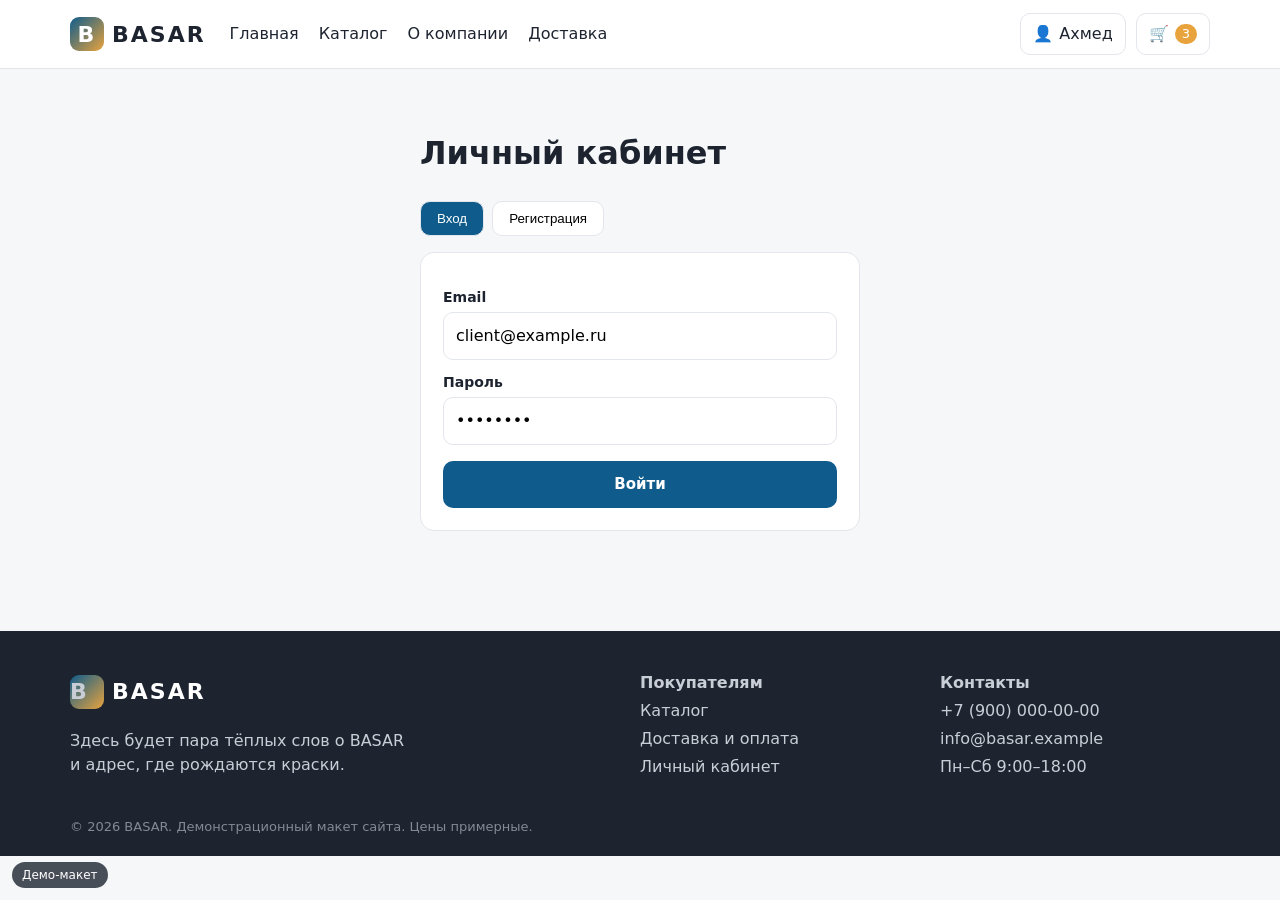
<file: login.html>
<!DOCTYPE html>
<html lang="ru">
<head>
<meta charset="UTF-8"><meta name="viewport" content="width=1280">
<title>Вход — BASAR</title>
<link rel="icon" href="data:image/svg+xml,%3Csvg xmlns=%22http://www.w3.org/2000/svg%22 viewBox=%220 0 10 10%22%3E%3Crect width=%2210%22 height=%2210%22 rx=%222%22 fill=%22%230f5c8c%22/%3E%3C/svg%3E">
<link rel="stylesheet" href="css/style.css">
<style>td:first-child,.status{white-space:nowrap}.demo-label{position:fixed;left:12px;bottom:12px;background:#1d2430cc;color:#fff;font-size:12px;padding:4px 10px;border-radius:20px;z-index:50;pointer-events:none}</style>
</head>
<body>
<header class="header">
  <div class="container header__in">
    <a href="index.html" class="logo"><span class="logo__mark">B</span>BASAR</a>
    <nav class="nav" id="nav"><a href="index.html">Главная</a><a href="catalog.html">Каталог</a><a href="about.html">О компании</a><a href="delivery.html">Доставка</a></nav>
    <div class="header__actions">
      <a href="account.html" class="icon-btn">👤 <span id="accountName">Ахмед</span></a>
      <a href="cart.html" class="icon-btn cart-btn">🛒 <span class="badge">3</span></a>
    </div>
  </div>
</header>
<main>
<section><div class="container" style="max-width:480px"><h2>Личный кабинет</h2><div class="tabs"><button class="on" type="button">Вход</button><button type="button">Регистрация</button></div><div class="card"><label>Email</label><input type="email" value="client@example.ru" readonly><label>Пароль</label><input type="password" value="password" readonly><a class="btn" style="margin-top:16px;width:100%;text-align:center" href="account.html">Войти</a></div></div></section>
</main>
<footer class="footer">
  <div class="container footer__in">
    <div><div class="logo"><span class="logo__mark">B</span>BASAR</div><p>Здесь будет пара тёплых слов о BASAR<br>и адрес, где рождаются краски.</p></div>
    <div><b>Покупателям</b><a href="catalog.html">Каталог</a><a href="delivery.html">Доставка и оплата</a><a href="account.html">Личный кабинет</a></div>
    <div><b>Контакты</b><span>+7 (900) 000-00-00</span><span>info@basar.example</span><span>Пн–Сб 9:00–18:00</span></div>
  </div>
  <div class="container copy">© 2026 BASAR. Демонстрационный макет сайта. Цены примерные.</div>
</footer>
<div class="demo-label">Демо-макет</div>

</body>
</html>
</file>
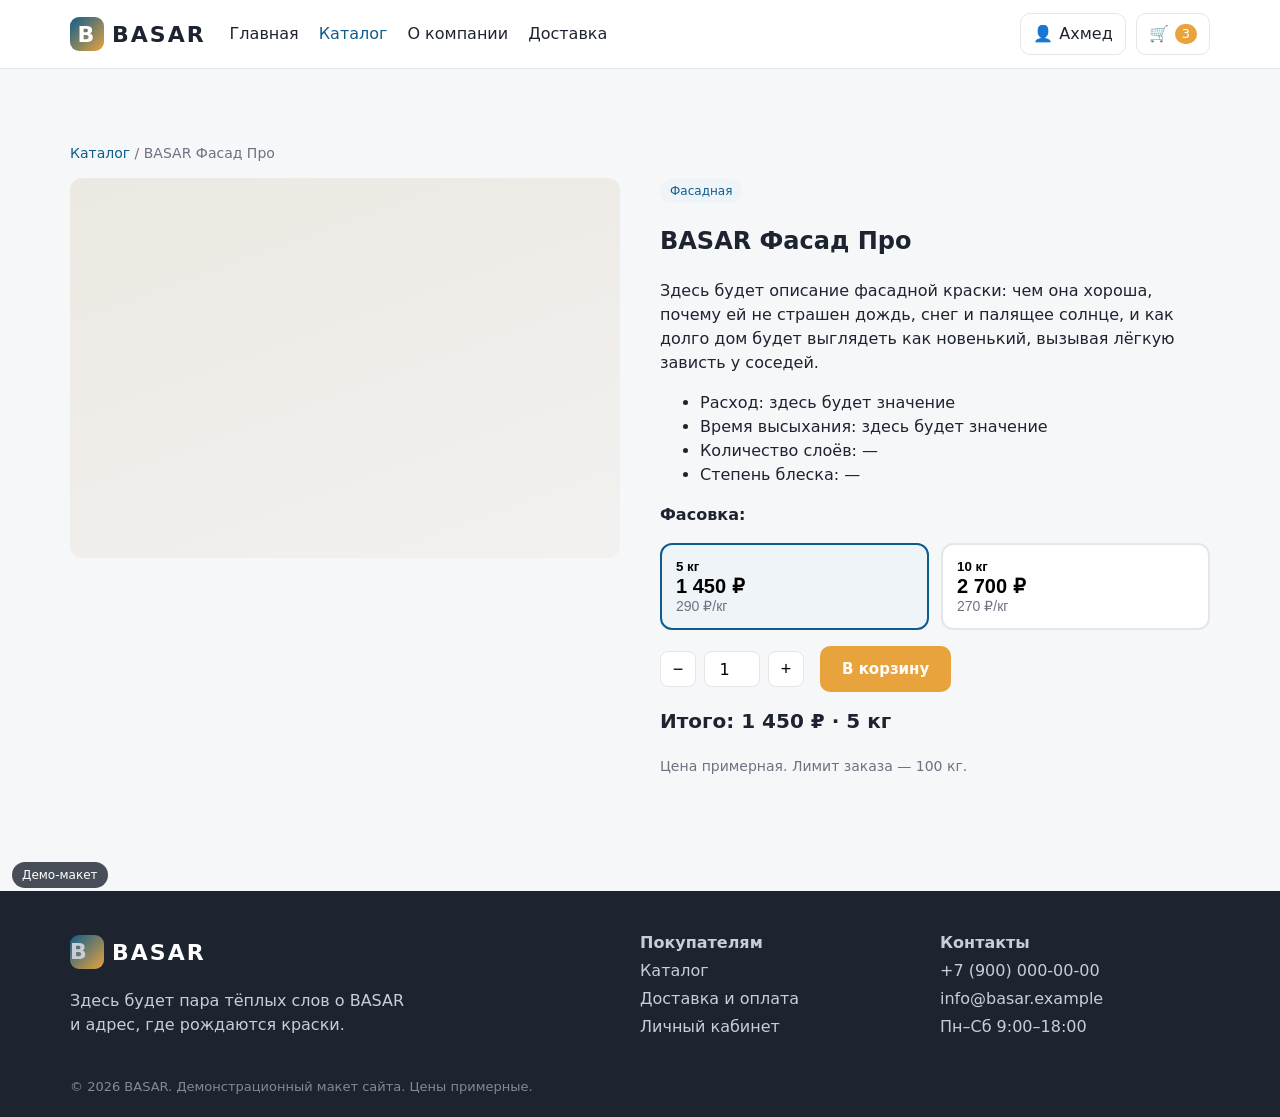
<file: product-fasad-pro.html>
<!DOCTYPE html>
<html lang="ru">
<head>
<meta charset="UTF-8"><meta name="viewport" content="width=1280">
<title>BASAR Фасад Про — BASAR</title>
<link rel="icon" href="data:image/svg+xml,%3Csvg xmlns=%22http://www.w3.org/2000/svg%22 viewBox=%220 0 10 10%22%3E%3Crect width=%2210%22 height=%2210%22 rx=%222%22 fill=%22%230f5c8c%22/%3E%3C/svg%3E">
<link rel="stylesheet" href="css/style.css">
<style>td:first-child,.status{white-space:nowrap}.demo-label{position:fixed;left:12px;bottom:12px;background:#1d2430cc;color:#fff;font-size:12px;padding:4px 10px;border-radius:20px;z-index:50;pointer-events:none}</style>
</head>
<body>
<header class="header">
  <div class="container header__in">
    <a href="index.html" class="logo"><span class="logo__mark">B</span>BASAR</a>
    <nav class="nav" id="nav"><a href="index.html">Главная</a><a href="catalog.html" style="color:var(--p)">Каталог</a><a href="about.html">О компании</a><a href="delivery.html">Доставка</a></nav>
    <div class="header__actions">
      <a href="account.html" class="icon-btn">👤 <span id="accountName">Ахмед</span></a>
      <a href="cart.html" class="icon-btn cart-btn">🛒 <span class="badge">3</span></a>
    </div>
  </div>
</header>
<main>
<section><div class="container"><p class="muted"><a href="catalog.html">Каталог</a> / BASAR Фасад Про</p><div class="pp"><div><div class="can" style="background:linear-gradient(160deg,#d9cbb355,#d9cbb322)"></div></div><div><span class="tag">Фасадная</span><h1>BASAR Фасад Про</h1><p>Здесь будет описание фасадной краски: чем она хороша, почему ей не страшен дождь, снег и палящее солнце, и как долго дом будет выглядеть как новенький, вызывая лёгкую зависть у соседей.</p><ul><li>Расход: здесь будет значение</li><li>Время высыхания: здесь будет значение</li><li>Количество слоёв: —</li><li>Степень блеска: —</li></ul><b>Фасовка:</b><div class="sizes"><button class="size on" data-total="Итого: 1 450 ₽ · 5 кг"><b>5 кг</b><div class="price">1 450 ₽</div><div class="muted">290 ₽/кг</div></button><button class="size " data-total="Итого: 2 700 ₽ · 10 кг"><b>10 кг</b><div class="price">2 700 ₽</div><div class="muted">270 ₽/кг</div></button></div><div style="display:flex;gap:16px;align-items:center;flex-wrap:wrap"><div class="qty"><button type="button">−</button><input type="number" value="1" readonly><button type="button">+</button></div><a class="btn btn--accent" href="cart.html">В корзину</a></div><p id="pTotal" class="price" style="margin-top:14px">Итого: 1 450 ₽ · 5 кг</p><p class="muted">Цена примерная. Лимит заказа — 100 кг.</p></div></div></div></section>
</main>
<footer class="footer">
  <div class="container footer__in">
    <div><div class="logo"><span class="logo__mark">B</span>BASAR</div><p>Здесь будет пара тёплых слов о BASAR<br>и адрес, где рождаются краски.</p></div>
    <div><b>Покупателям</b><a href="catalog.html">Каталог</a><a href="delivery.html">Доставка и оплата</a><a href="account.html">Личный кабинет</a></div>
    <div><b>Контакты</b><span>+7 (900) 000-00-00</span><span>info@basar.example</span><span>Пн–Сб 9:00–18:00</span></div>
  </div>
  <div class="container copy">© 2026 BASAR. Демонстрационный макет сайта. Цены примерные.</div>
</footer>
<div class="demo-label">Демо-макет</div>
<script>document.querySelectorAll('.size').forEach(function(b){b.onclick=function(){document.querySelectorAll('.size').forEach(function(x){x.classList.toggle('on',x===b)});document.getElementById('pTotal').textContent=b.dataset.total}});</script>
</body>
</html>
</file>
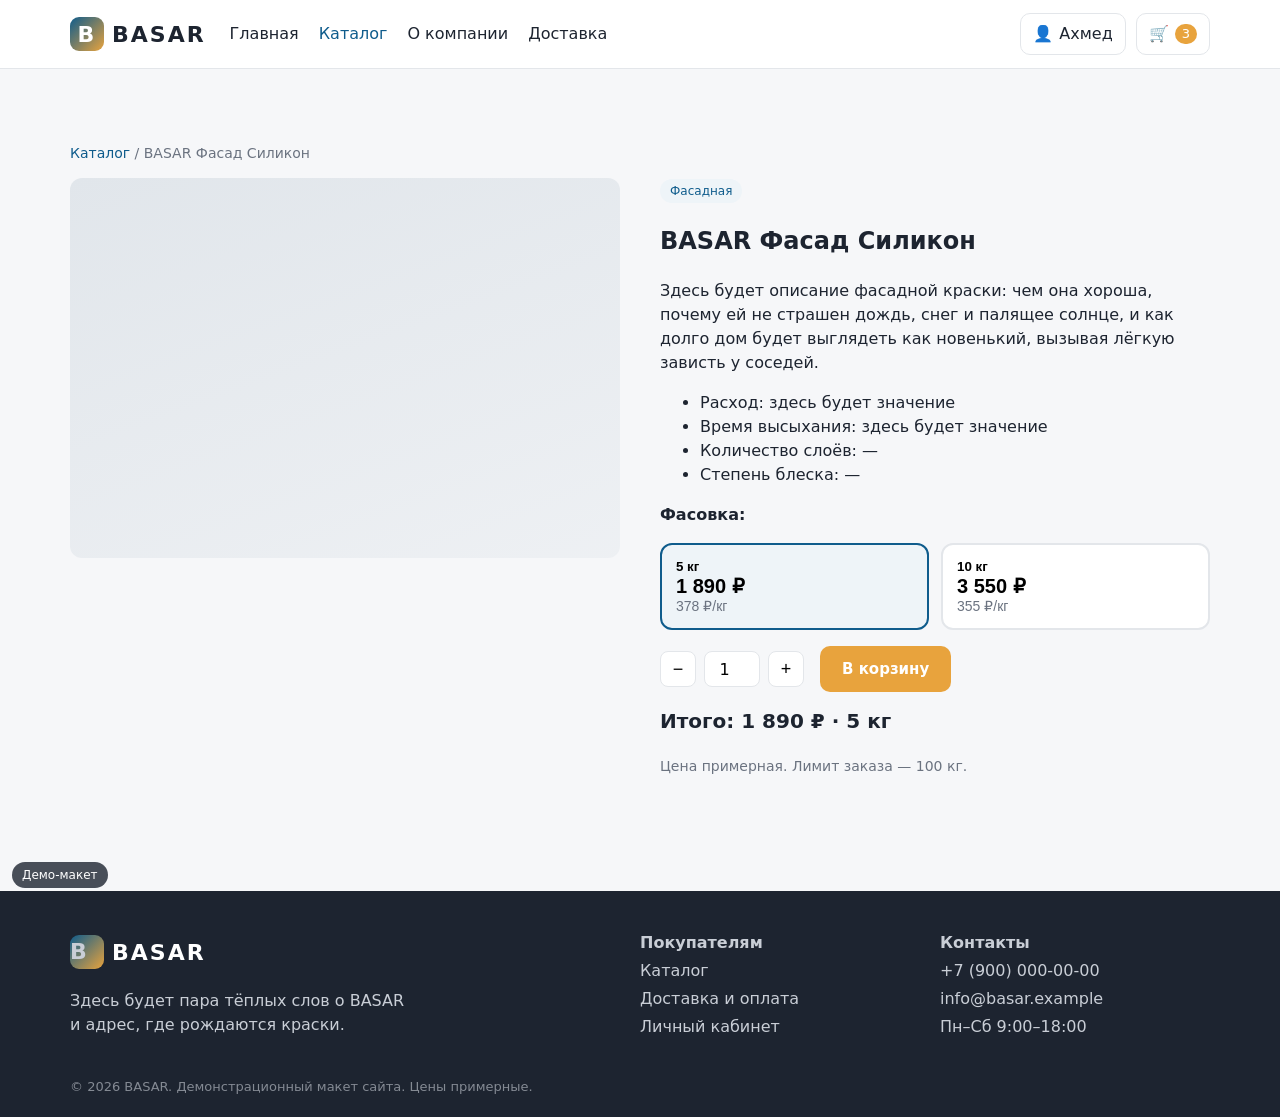
<file: product-fasad-silicone.html>
<!DOCTYPE html>
<html lang="ru">
<head>
<meta charset="UTF-8"><meta name="viewport" content="width=1280">
<title>BASAR Фасад Силикон — BASAR</title>
<link rel="icon" href="data:image/svg+xml,%3Csvg xmlns=%22http://www.w3.org/2000/svg%22 viewBox=%220 0 10 10%22%3E%3Crect width=%2210%22 height=%2210%22 rx=%222%22 fill=%22%230f5c8c%22/%3E%3C/svg%3E">
<link rel="stylesheet" href="css/style.css">
<style>td:first-child,.status{white-space:nowrap}.demo-label{position:fixed;left:12px;bottom:12px;background:#1d2430cc;color:#fff;font-size:12px;padding:4px 10px;border-radius:20px;z-index:50;pointer-events:none}</style>
</head>
<body>
<header class="header">
  <div class="container header__in">
    <a href="index.html" class="logo"><span class="logo__mark">B</span>BASAR</a>
    <nav class="nav" id="nav"><a href="index.html">Главная</a><a href="catalog.html" style="color:var(--p)">Каталог</a><a href="about.html">О компании</a><a href="delivery.html">Доставка</a></nav>
    <div class="header__actions">
      <a href="account.html" class="icon-btn">👤 <span id="accountName">Ахмед</span></a>
      <a href="cart.html" class="icon-btn cart-btn">🛒 <span class="badge">3</span></a>
    </div>
  </div>
</header>
<main>
<section><div class="container"><p class="muted"><a href="catalog.html">Каталог</a> / BASAR Фасад Силикон</p><div class="pp"><div><div class="can" style="background:linear-gradient(160deg,#b7c4cf55,#b7c4cf22)"></div></div><div><span class="tag">Фасадная</span><h1>BASAR Фасад Силикон</h1><p>Здесь будет описание фасадной краски: чем она хороша, почему ей не страшен дождь, снег и палящее солнце, и как долго дом будет выглядеть как новенький, вызывая лёгкую зависть у соседей.</p><ul><li>Расход: здесь будет значение</li><li>Время высыхания: здесь будет значение</li><li>Количество слоёв: —</li><li>Степень блеска: —</li></ul><b>Фасовка:</b><div class="sizes"><button class="size on" data-total="Итого: 1 890 ₽ · 5 кг"><b>5 кг</b><div class="price">1 890 ₽</div><div class="muted">378 ₽/кг</div></button><button class="size " data-total="Итого: 3 550 ₽ · 10 кг"><b>10 кг</b><div class="price">3 550 ₽</div><div class="muted">355 ₽/кг</div></button></div><div style="display:flex;gap:16px;align-items:center;flex-wrap:wrap"><div class="qty"><button type="button">−</button><input type="number" value="1" readonly><button type="button">+</button></div><a class="btn btn--accent" href="cart.html">В корзину</a></div><p id="pTotal" class="price" style="margin-top:14px">Итого: 1 890 ₽ · 5 кг</p><p class="muted">Цена примерная. Лимит заказа — 100 кг.</p></div></div></div></section>
</main>
<footer class="footer">
  <div class="container footer__in">
    <div><div class="logo"><span class="logo__mark">B</span>BASAR</div><p>Здесь будет пара тёплых слов о BASAR<br>и адрес, где рождаются краски.</p></div>
    <div><b>Покупателям</b><a href="catalog.html">Каталог</a><a href="delivery.html">Доставка и оплата</a><a href="account.html">Личный кабинет</a></div>
    <div><b>Контакты</b><span>+7 (900) 000-00-00</span><span>info@basar.example</span><span>Пн–Сб 9:00–18:00</span></div>
  </div>
  <div class="container copy">© 2026 BASAR. Демонстрационный макет сайта. Цены примерные.</div>
</footer>
<div class="demo-label">Демо-макет</div>
<script>document.querySelectorAll('.size').forEach(function(b){b.onclick=function(){document.querySelectorAll('.size').forEach(function(x){x.classList.toggle('on',x===b)});document.getElementById('pTotal').textContent=b.dataset.total}});</script>
</body>
</html>
</file>
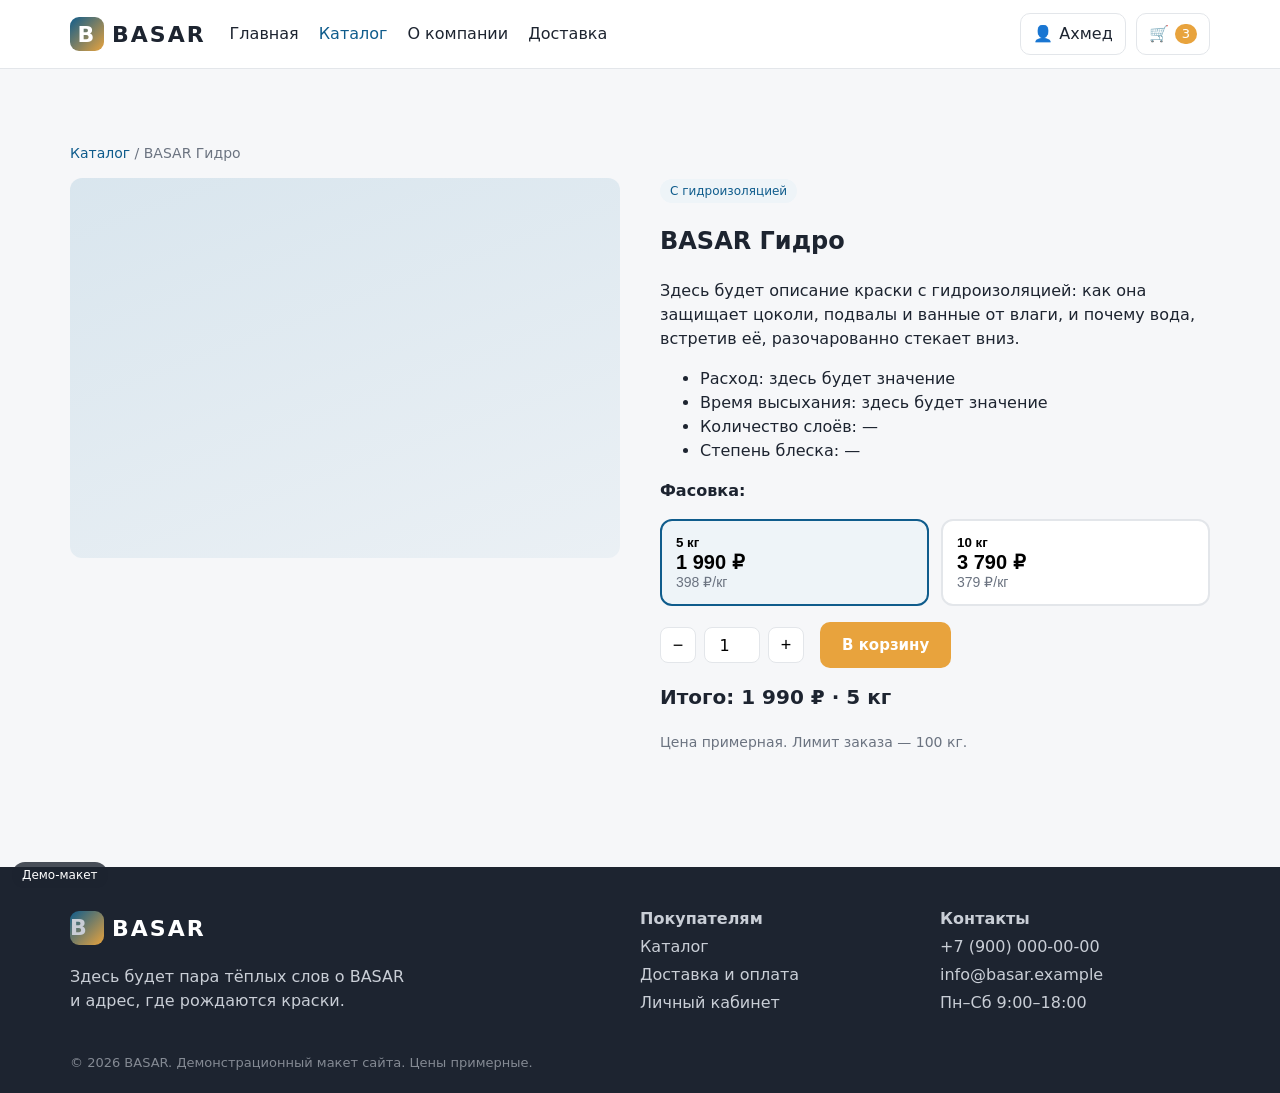
<file: product-hydro.html>
<!DOCTYPE html>
<html lang="ru">
<head>
<meta charset="UTF-8"><meta name="viewport" content="width=1280">
<title>BASAR Гидро — BASAR</title>
<link rel="icon" href="data:image/svg+xml,%3Csvg xmlns=%22http://www.w3.org/2000/svg%22 viewBox=%220 0 10 10%22%3E%3Crect width=%2210%22 height=%2210%22 rx=%222%22 fill=%22%230f5c8c%22/%3E%3C/svg%3E">
<link rel="stylesheet" href="css/style.css">
<style>td:first-child,.status{white-space:nowrap}.demo-label{position:fixed;left:12px;bottom:12px;background:#1d2430cc;color:#fff;font-size:12px;padding:4px 10px;border-radius:20px;z-index:50;pointer-events:none}</style>
</head>
<body>
<header class="header">
  <div class="container header__in">
    <a href="index.html" class="logo"><span class="logo__mark">B</span>BASAR</a>
    <nav class="nav" id="nav"><a href="index.html">Главная</a><a href="catalog.html" style="color:var(--p)">Каталог</a><a href="about.html">О компании</a><a href="delivery.html">Доставка</a></nav>
    <div class="header__actions">
      <a href="account.html" class="icon-btn">👤 <span id="accountName">Ахмед</span></a>
      <a href="cart.html" class="icon-btn cart-btn">🛒 <span class="badge">3</span></a>
    </div>
  </div>
</header>
<main>
<section><div class="container"><p class="muted"><a href="catalog.html">Каталог</a> / BASAR Гидро</p><div class="pp"><div><div class="can" style="background:linear-gradient(160deg,#9fc3d855,#9fc3d822)"></div></div><div><span class="tag">С гидроизоляцией</span><h1>BASAR Гидро</h1><p>Здесь будет описание краски с гидроизоляцией: как она защищает цоколи, подвалы и ванные от влаги, и почему вода, встретив её, разочарованно стекает вниз.</p><ul><li>Расход: здесь будет значение</li><li>Время высыхания: здесь будет значение</li><li>Количество слоёв: —</li><li>Степень блеска: —</li></ul><b>Фасовка:</b><div class="sizes"><button class="size on" data-total="Итого: 1 990 ₽ · 5 кг"><b>5 кг</b><div class="price">1 990 ₽</div><div class="muted">398 ₽/кг</div></button><button class="size " data-total="Итого: 3 790 ₽ · 10 кг"><b>10 кг</b><div class="price">3 790 ₽</div><div class="muted">379 ₽/кг</div></button></div><div style="display:flex;gap:16px;align-items:center;flex-wrap:wrap"><div class="qty"><button type="button">−</button><input type="number" value="1" readonly><button type="button">+</button></div><a class="btn btn--accent" href="cart.html">В корзину</a></div><p id="pTotal" class="price" style="margin-top:14px">Итого: 1 990 ₽ · 5 кг</p><p class="muted">Цена примерная. Лимит заказа — 100 кг.</p></div></div></div></section>
</main>
<footer class="footer">
  <div class="container footer__in">
    <div><div class="logo"><span class="logo__mark">B</span>BASAR</div><p>Здесь будет пара тёплых слов о BASAR<br>и адрес, где рождаются краски.</p></div>
    <div><b>Покупателям</b><a href="catalog.html">Каталог</a><a href="delivery.html">Доставка и оплата</a><a href="account.html">Личный кабинет</a></div>
    <div><b>Контакты</b><span>+7 (900) 000-00-00</span><span>info@basar.example</span><span>Пн–Сб 9:00–18:00</span></div>
  </div>
  <div class="container copy">© 2026 BASAR. Демонстрационный макет сайта. Цены примерные.</div>
</footer>
<div class="demo-label">Демо-макет</div>
<script>document.querySelectorAll('.size').forEach(function(b){b.onclick=function(){document.querySelectorAll('.size').forEach(function(x){x.classList.toggle('on',x===b)});document.getElementById('pTotal').textContent=b.dataset.total}});</script>
</body>
</html>
</file>
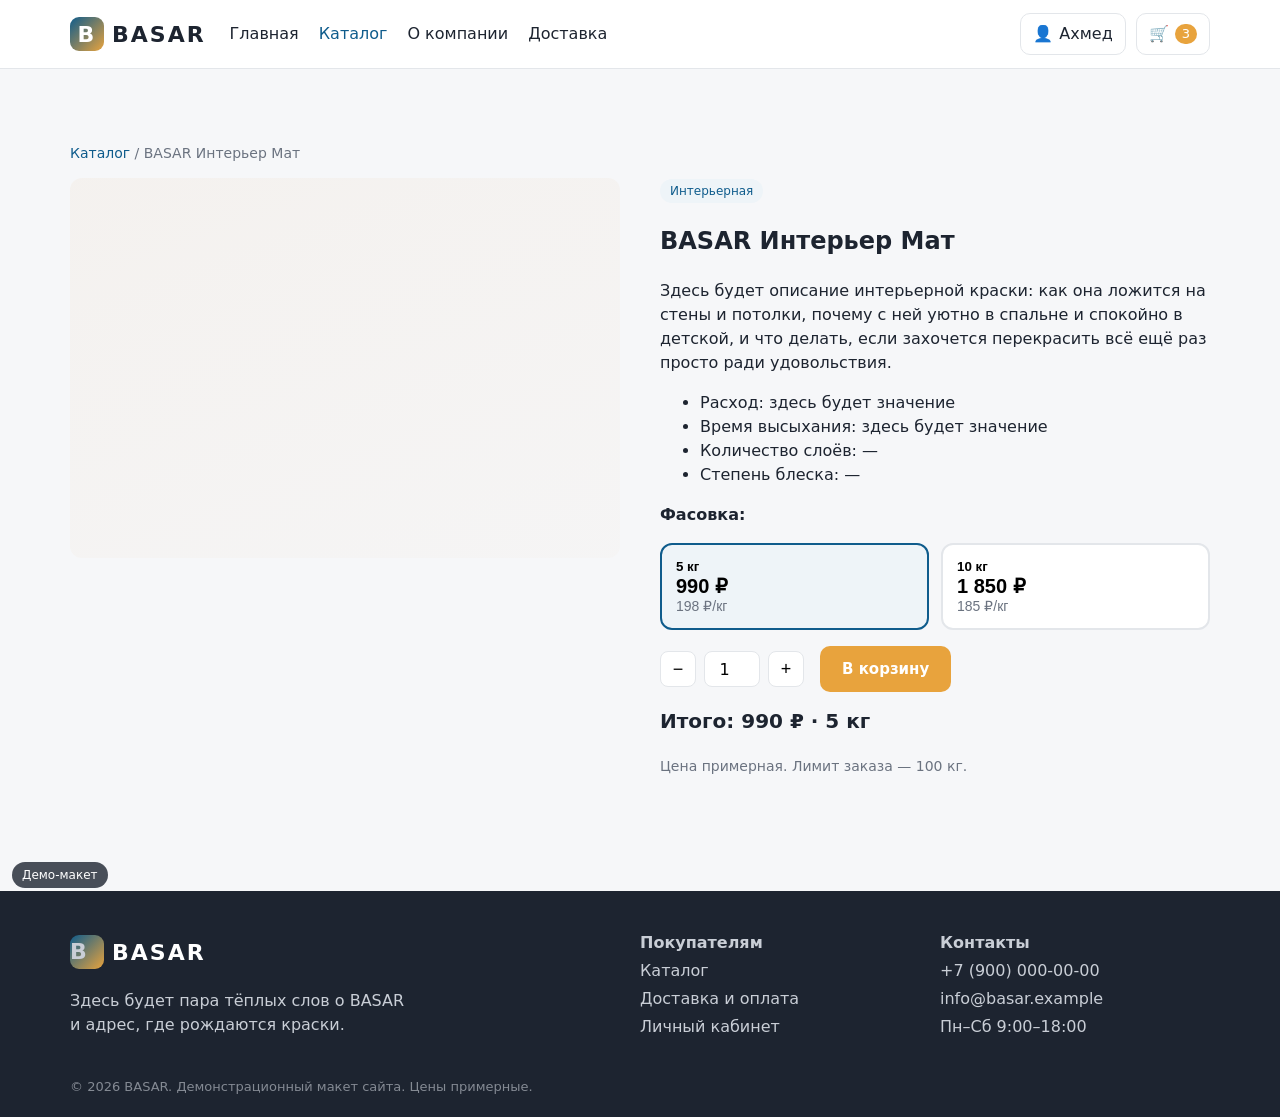
<file: product-interior-mat.html>
<!DOCTYPE html>
<html lang="ru">
<head>
<meta charset="UTF-8"><meta name="viewport" content="width=1280">
<title>BASAR Интерьер Мат — BASAR</title>
<link rel="icon" href="data:image/svg+xml,%3Csvg xmlns=%22http://www.w3.org/2000/svg%22 viewBox=%220 0 10 10%22%3E%3Crect width=%2210%22 height=%2210%22 rx=%222%22 fill=%22%230f5c8c%22/%3E%3C/svg%3E">
<link rel="stylesheet" href="css/style.css">
<style>td:first-child,.status{white-space:nowrap}.demo-label{position:fixed;left:12px;bottom:12px;background:#1d2430cc;color:#fff;font-size:12px;padding:4px 10px;border-radius:20px;z-index:50;pointer-events:none}</style>
</head>
<body>
<header class="header">
  <div class="container header__in">
    <a href="index.html" class="logo"><span class="logo__mark">B</span>BASAR</a>
    <nav class="nav" id="nav"><a href="index.html">Главная</a><a href="catalog.html" style="color:var(--p)">Каталог</a><a href="about.html">О компании</a><a href="delivery.html">Доставка</a></nav>
    <div class="header__actions">
      <a href="account.html" class="icon-btn">👤 <span id="accountName">Ахмед</span></a>
      <a href="cart.html" class="icon-btn cart-btn">🛒 <span class="badge">3</span></a>
    </div>
  </div>
</header>
<main>
<section><div class="container"><p class="muted"><a href="catalog.html">Каталог</a> / BASAR Интерьер Мат</p><div class="pp"><div><div class="can" style="background:linear-gradient(160deg,#f1e6da55,#f1e6da22)"></div></div><div><span class="tag">Интерьерная</span><h1>BASAR Интерьер Мат</h1><p>Здесь будет описание интерьерной краски: как она ложится на стены и потолки, почему с ней уютно в спальне и спокойно в детской, и что делать, если захочется перекрасить всё ещё раз просто ради удовольствия.</p><ul><li>Расход: здесь будет значение</li><li>Время высыхания: здесь будет значение</li><li>Количество слоёв: —</li><li>Степень блеска: —</li></ul><b>Фасовка:</b><div class="sizes"><button class="size on" data-total="Итого: 990 ₽ · 5 кг"><b>5 кг</b><div class="price">990 ₽</div><div class="muted">198 ₽/кг</div></button><button class="size " data-total="Итого: 1 850 ₽ · 10 кг"><b>10 кг</b><div class="price">1 850 ₽</div><div class="muted">185 ₽/кг</div></button></div><div style="display:flex;gap:16px;align-items:center;flex-wrap:wrap"><div class="qty"><button type="button">−</button><input type="number" value="1" readonly><button type="button">+</button></div><a class="btn btn--accent" href="cart.html">В корзину</a></div><p id="pTotal" class="price" style="margin-top:14px">Итого: 990 ₽ · 5 кг</p><p class="muted">Цена примерная. Лимит заказа — 100 кг.</p></div></div></div></section>
</main>
<footer class="footer">
  <div class="container footer__in">
    <div><div class="logo"><span class="logo__mark">B</span>BASAR</div><p>Здесь будет пара тёплых слов о BASAR<br>и адрес, где рождаются краски.</p></div>
    <div><b>Покупателям</b><a href="catalog.html">Каталог</a><a href="delivery.html">Доставка и оплата</a><a href="account.html">Личный кабинет</a></div>
    <div><b>Контакты</b><span>+7 (900) 000-00-00</span><span>info@basar.example</span><span>Пн–Сб 9:00–18:00</span></div>
  </div>
  <div class="container copy">© 2026 BASAR. Демонстрационный макет сайта. Цены примерные.</div>
</footer>
<div class="demo-label">Демо-макет</div>
<script>document.querySelectorAll('.size').forEach(function(b){b.onclick=function(){document.querySelectorAll('.size').forEach(function(x){x.classList.toggle('on',x===b)});document.getElementById('pTotal').textContent=b.dataset.total}});</script>
</body>
</html>
</file>
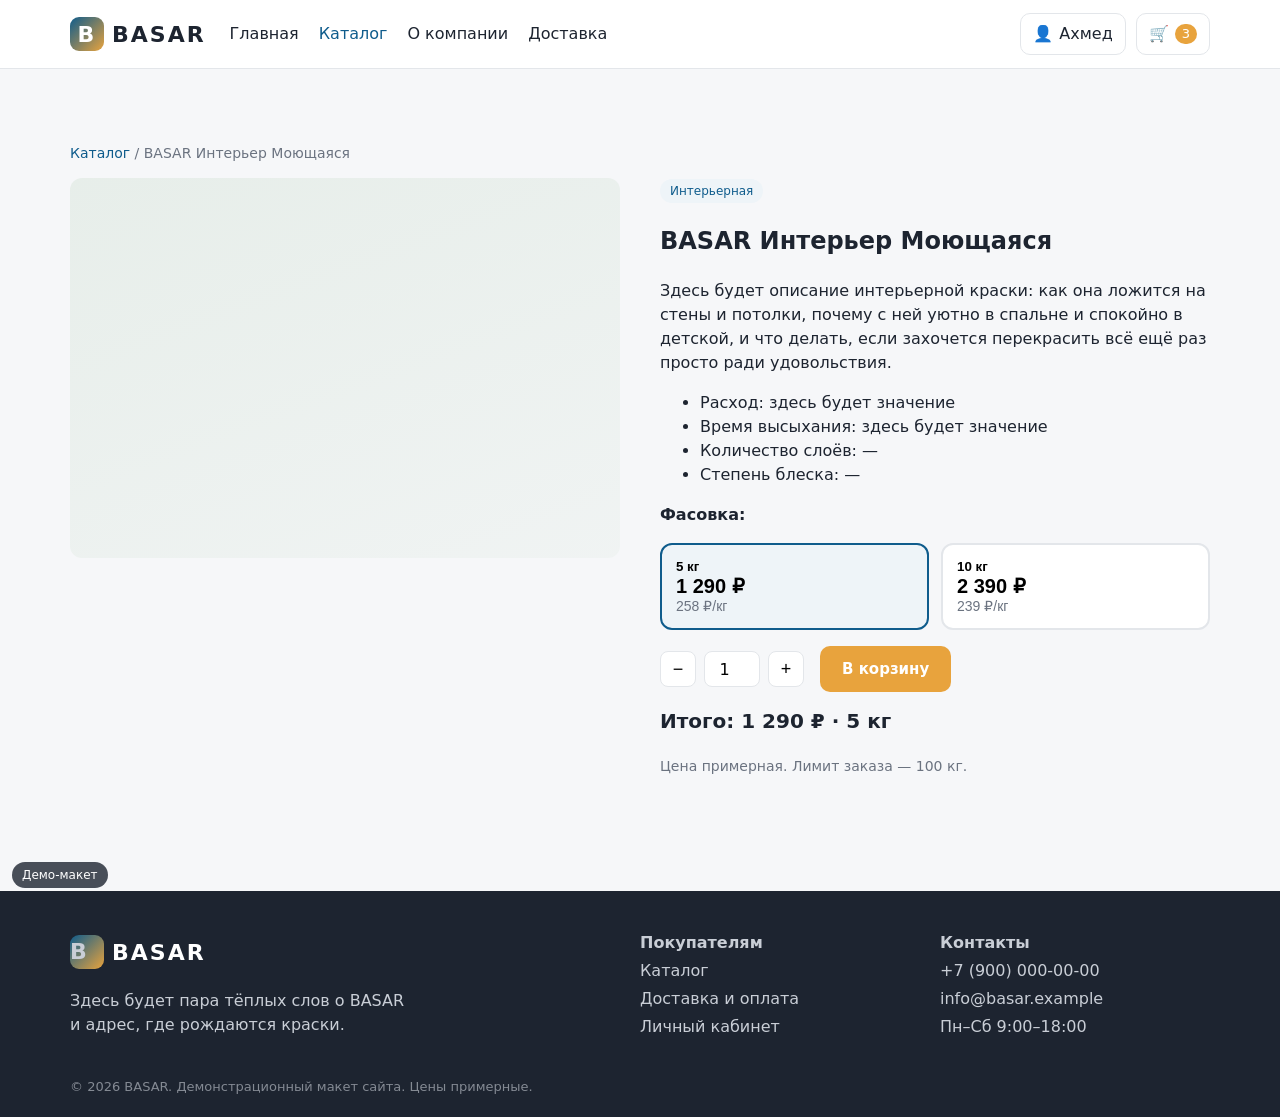
<file: product-interior-wash.html>
<!DOCTYPE html>
<html lang="ru">
<head>
<meta charset="UTF-8"><meta name="viewport" content="width=1280">
<title>BASAR Интерьер Моющаяся — BASAR</title>
<link rel="icon" href="data:image/svg+xml,%3Csvg xmlns=%22http://www.w3.org/2000/svg%22 viewBox=%220 0 10 10%22%3E%3Crect width=%2210%22 height=%2210%22 rx=%222%22 fill=%22%230f5c8c%22/%3E%3C/svg%3E">
<link rel="stylesheet" href="css/style.css">
<style>td:first-child,.status{white-space:nowrap}.demo-label{position:fixed;left:12px;bottom:12px;background:#1d2430cc;color:#fff;font-size:12px;padding:4px 10px;border-radius:20px;z-index:50;pointer-events:none}</style>
</head>
<body>
<header class="header">
  <div class="container header__in">
    <a href="index.html" class="logo"><span class="logo__mark">B</span>BASAR</a>
    <nav class="nav" id="nav"><a href="index.html">Главная</a><a href="catalog.html" style="color:var(--p)">Каталог</a><a href="about.html">О компании</a><a href="delivery.html">Доставка</a></nav>
    <div class="header__actions">
      <a href="account.html" class="icon-btn">👤 <span id="accountName">Ахмед</span></a>
      <a href="cart.html" class="icon-btn cart-btn">🛒 <span class="badge">3</span></a>
    </div>
  </div>
</header>
<main>
<section><div class="container"><p class="muted"><a href="catalog.html">Каталог</a> / BASAR Интерьер Моющаяся</p><div class="pp"><div><div class="can" style="background:linear-gradient(160deg,#c9dccb55,#c9dccb22)"></div></div><div><span class="tag">Интерьерная</span><h1>BASAR Интерьер Моющаяся</h1><p>Здесь будет описание интерьерной краски: как она ложится на стены и потолки, почему с ней уютно в спальне и спокойно в детской, и что делать, если захочется перекрасить всё ещё раз просто ради удовольствия.</p><ul><li>Расход: здесь будет значение</li><li>Время высыхания: здесь будет значение</li><li>Количество слоёв: —</li><li>Степень блеска: —</li></ul><b>Фасовка:</b><div class="sizes"><button class="size on" data-total="Итого: 1 290 ₽ · 5 кг"><b>5 кг</b><div class="price">1 290 ₽</div><div class="muted">258 ₽/кг</div></button><button class="size " data-total="Итого: 2 390 ₽ · 10 кг"><b>10 кг</b><div class="price">2 390 ₽</div><div class="muted">239 ₽/кг</div></button></div><div style="display:flex;gap:16px;align-items:center;flex-wrap:wrap"><div class="qty"><button type="button">−</button><input type="number" value="1" readonly><button type="button">+</button></div><a class="btn btn--accent" href="cart.html">В корзину</a></div><p id="pTotal" class="price" style="margin-top:14px">Итого: 1 290 ₽ · 5 кг</p><p class="muted">Цена примерная. Лимит заказа — 100 кг.</p></div></div></div></section>
</main>
<footer class="footer">
  <div class="container footer__in">
    <div><div class="logo"><span class="logo__mark">B</span>BASAR</div><p>Здесь будет пара тёплых слов о BASAR<br>и адрес, где рождаются краски.</p></div>
    <div><b>Покупателям</b><a href="catalog.html">Каталог</a><a href="delivery.html">Доставка и оплата</a><a href="account.html">Личный кабинет</a></div>
    <div><b>Контакты</b><span>+7 (900) 000-00-00</span><span>info@basar.example</span><span>Пн–Сб 9:00–18:00</span></div>
  </div>
  <div class="container copy">© 2026 BASAR. Демонстрационный макет сайта. Цены примерные.</div>
</footer>
<div class="demo-label">Демо-макет</div>
<script>document.querySelectorAll('.size').forEach(function(b){b.onclick=function(){document.querySelectorAll('.size').forEach(function(x){x.classList.toggle('on',x===b)});document.getElementById('pTotal').textContent=b.dataset.total}});</script>
</body>
</html>
</file>
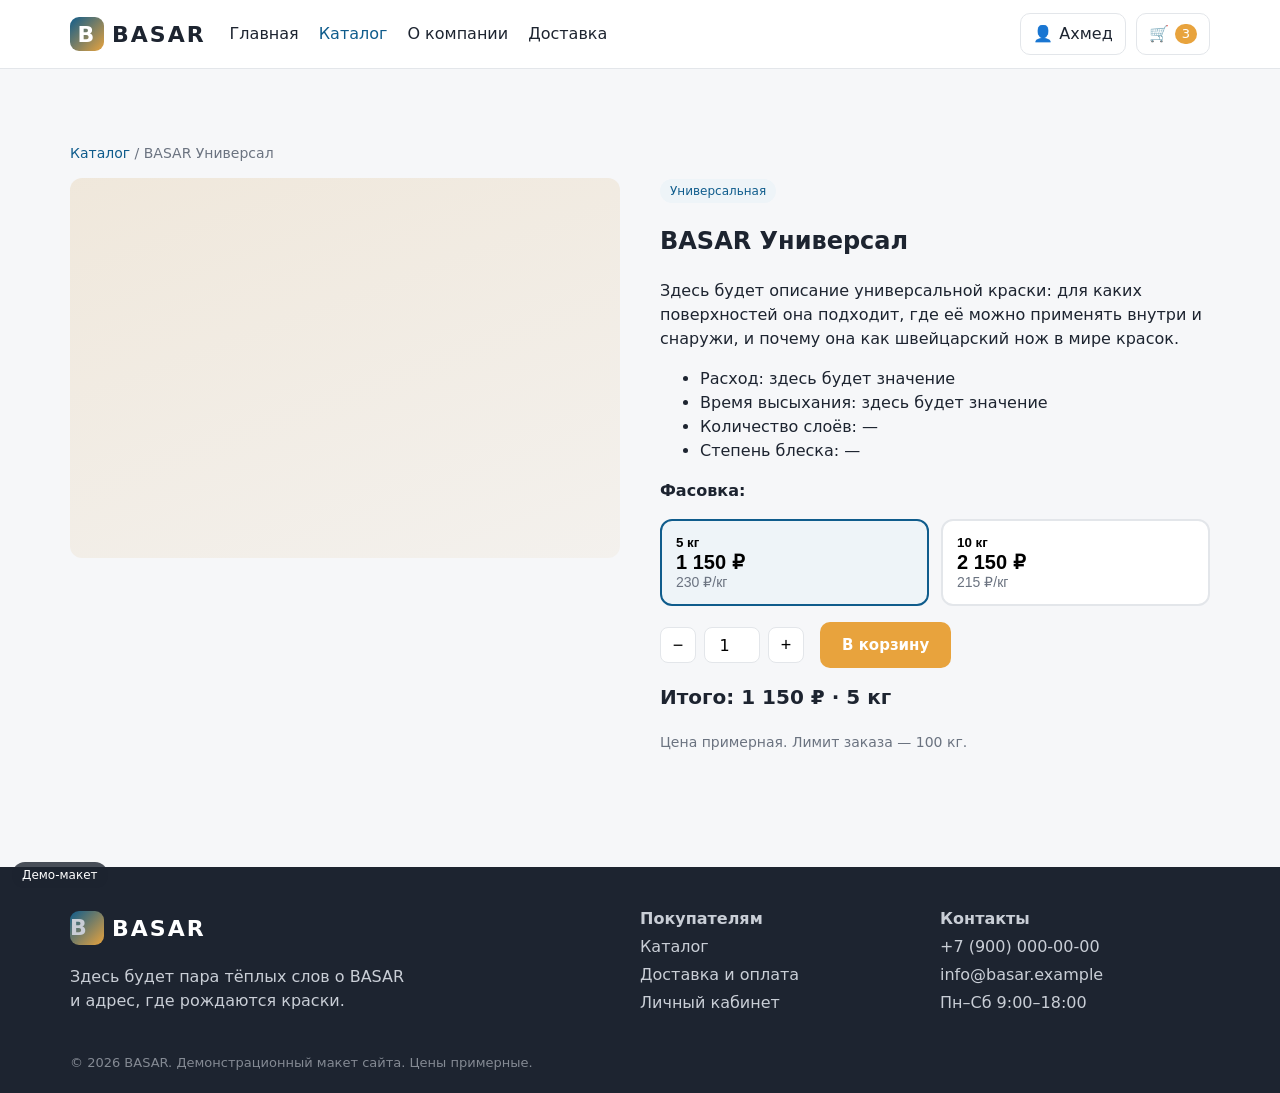
<file: product-universal.html>
<!DOCTYPE html>
<html lang="ru">
<head>
<meta charset="UTF-8"><meta name="viewport" content="width=1280">
<title>BASAR Универсал — BASAR</title>
<link rel="icon" href="data:image/svg+xml,%3Csvg xmlns=%22http://www.w3.org/2000/svg%22 viewBox=%220 0 10 10%22%3E%3Crect width=%2210%22 height=%2210%22 rx=%222%22 fill=%22%230f5c8c%22/%3E%3C/svg%3E">
<link rel="stylesheet" href="css/style.css">
<style>td:first-child,.status{white-space:nowrap}.demo-label{position:fixed;left:12px;bottom:12px;background:#1d2430cc;color:#fff;font-size:12px;padding:4px 10px;border-radius:20px;z-index:50;pointer-events:none}</style>
</head>
<body>
<header class="header">
  <div class="container header__in">
    <a href="index.html" class="logo"><span class="logo__mark">B</span>BASAR</a>
    <nav class="nav" id="nav"><a href="index.html">Главная</a><a href="catalog.html" style="color:var(--p)">Каталог</a><a href="about.html">О компании</a><a href="delivery.html">Доставка</a></nav>
    <div class="header__actions">
      <a href="account.html" class="icon-btn">👤 <span id="accountName">Ахмед</span></a>
      <a href="cart.html" class="icon-btn cart-btn">🛒 <span class="badge">3</span></a>
    </div>
  </div>
</header>
<main>
<section><div class="container"><p class="muted"><a href="catalog.html">Каталог</a> / BASAR Универсал</p><div class="pp"><div><div class="can" style="background:linear-gradient(160deg,#e3c9a055,#e3c9a022)"></div></div><div><span class="tag">Универсальная</span><h1>BASAR Универсал</h1><p>Здесь будет описание универсальной краски: для каких поверхностей она подходит, где её можно применять внутри и снаружи, и почему она как швейцарский нож в мире красок.</p><ul><li>Расход: здесь будет значение</li><li>Время высыхания: здесь будет значение</li><li>Количество слоёв: —</li><li>Степень блеска: —</li></ul><b>Фасовка:</b><div class="sizes"><button class="size on" data-total="Итого: 1 150 ₽ · 5 кг"><b>5 кг</b><div class="price">1 150 ₽</div><div class="muted">230 ₽/кг</div></button><button class="size " data-total="Итого: 2 150 ₽ · 10 кг"><b>10 кг</b><div class="price">2 150 ₽</div><div class="muted">215 ₽/кг</div></button></div><div style="display:flex;gap:16px;align-items:center;flex-wrap:wrap"><div class="qty"><button type="button">−</button><input type="number" value="1" readonly><button type="button">+</button></div><a class="btn btn--accent" href="cart.html">В корзину</a></div><p id="pTotal" class="price" style="margin-top:14px">Итого: 1 150 ₽ · 5 кг</p><p class="muted">Цена примерная. Лимит заказа — 100 кг.</p></div></div></div></section>
</main>
<footer class="footer">
  <div class="container footer__in">
    <div><div class="logo"><span class="logo__mark">B</span>BASAR</div><p>Здесь будет пара тёплых слов о BASAR<br>и адрес, где рождаются краски.</p></div>
    <div><b>Покупателям</b><a href="catalog.html">Каталог</a><a href="delivery.html">Доставка и оплата</a><a href="account.html">Личный кабинет</a></div>
    <div><b>Контакты</b><span>+7 (900) 000-00-00</span><span>info@basar.example</span><span>Пн–Сб 9:00–18:00</span></div>
  </div>
  <div class="container copy">© 2026 BASAR. Демонстрационный макет сайта. Цены примерные.</div>
</footer>
<div class="demo-label">Демо-макет</div>
<script>document.querySelectorAll('.size').forEach(function(b){b.onclick=function(){document.querySelectorAll('.size').forEach(function(x){x.classList.toggle('on',x===b)});document.getElementById('pTotal').textContent=b.dataset.total}});</script>
</body>
</html>
</file>
<file: css/style.css>
:root{--p:#0f5c8c;--p2:#e8a33d;--bg:#f6f7f9;--t:#1d2430;--m:#6b7380;--b:#e3e6ea;--r:14px}
*{box-sizing:border-box}body{margin:0;font-family:system-ui,-apple-system,"Segoe UI",Roboto,Arial,sans-serif;color:var(--t);background:var(--bg);line-height:1.5}
a{color:var(--p);text-decoration:none}.container{max-width:1180px;margin:0 auto;padding:0 20px}
.header{background:#fff;border-bottom:1px solid var(--b);position:sticky;top:0;z-index:20}
.header__in{display:flex;align-items:center;gap:24px;height:68px}
.logo{font-weight:800;font-size:22px;letter-spacing:2px;color:var(--t);display:flex;align-items:center;gap:8px}
.logo__mark{width:34px;height:34px;border-radius:9px;background:linear-gradient(135deg,var(--p),var(--p2));color:#fff;display:grid;place-items:center}
.nav{display:flex;gap:20px;flex:1}.nav a{color:var(--t);font-weight:500}.nav a:hover{color:var(--p)}
.header__actions{display:flex;gap:10px;align-items:center}
.icon-btn{padding:8px 12px;border:1px solid var(--b);border-radius:10px;color:var(--t);display:flex;gap:6px;align-items:center}
.badge{background:var(--p2);color:#fff;border-radius:10px;padding:0 7px;font-size:13px}

.hero{background:linear-gradient(120deg,#0f5c8c,#1b84b8 60%,#e8a33d);color:#fff;padding:80px 0}
.hero__in{display:grid;grid-template-columns:1.2fr 1fr;gap:40px;align-items:center}
.hero h1{font-size:46px;line-height:1.1;margin:0 0 16px}.hero p{font-size:18px;opacity:.9}
.swatches{display:grid;grid-template-columns:repeat(3,1fr);gap:14px}.swatches div{height:110px;border-radius:var(--r);box-shadow:0 10px 30px rgba(0,0,0,.2)}
.btn{display:inline-block;border:0;cursor:pointer;background:var(--p);color:#fff;padding:12px 22px;border-radius:10px;font-weight:600;font-size:15px}
.btn:hover{filter:brightness(1.1)}.btn--accent{background:var(--p2)}.btn--ghost{background:transparent;border:1px solid var(--b);color:var(--t)}.btn--sm{padding:7px 12px;font-size:13px}
.btn:disabled{opacity:.5;cursor:not-allowed}
section{padding:60px 0}h2{font-size:32px;margin:0 0 24px}
.grid{display:grid;grid-template-columns:repeat(3,1fr);gap:22px}
.card{background:#fff;border:1px solid var(--b);border-radius:var(--r);padding:22px}
.product{cursor:pointer;transition:.2s;display:flex;flex-direction:column}.product:hover{transform:translateY(-4px);box-shadow:0 12px 30px rgba(0,0,0,.08)}
.product h3{margin:12px 0 4px}.tag{display:inline-block;font-size:12px;background:#eef4f8;color:var(--p);padding:3px 10px;border-radius:20px}
.price{font-size:20px;font-weight:700}.muted{color:var(--m);font-size:14px}
.can{width:100%;height:190px;border-radius:12px;display:grid;place-items:center}
.filters{display:flex;gap:10px;flex-wrap:wrap;margin-bottom:20px}.filters button{border:1px solid var(--b);background:#fff;padding:8px 16px;border-radius:20px;cursor:pointer}.filters button.on{background:var(--p);color:#fff;border-color:var(--p)}
.pp{display:grid;grid-template-columns:1fr 1fr;gap:40px}.pp .can{height:380px}
.sizes{display:flex;gap:12px;margin:16px 0}.size{flex:1;border:2px solid var(--b);border-radius:12px;padding:14px;cursor:pointer;background:#fff;text-align:left}.size.on{border-color:var(--p);background:#eef4f8}
.qty{display:flex;align-items:center;gap:8px}.qty button{width:36px;height:36px;border:1px solid var(--b);background:#fff;border-radius:8px;cursor:pointer;font-size:18px}.qty input{width:56px;height:36px;text-align:center;border:1px solid var(--b);border-radius:8px}
.alert{padding:12px 16px;border-radius:10px;background:#fff4e0;border:1px solid #f3d29a;margin:12px 0}.alert--ok{background:#e9f7ef;border-color:#a8dcbc}.alert--err{background:#fdecec;border-color:#f3b0b0}
table{width:100%;border-collapse:collapse}td,th{padding:12px 8px;border-bottom:1px solid var(--b);text-align:left}
.weightbar{height:10px;background:#e7eaee;border-radius:6px;overflow:hidden;margin:8px 0}.weightbar div{height:100%;background:var(--p)}.weightbar .full{background:#d9534f}
.two{display:grid;grid-template-columns:1.6fr 1fr;gap:24px;align-items:start}
label{display:block;font-size:14px;font-weight:600;margin:12px 0 4px}
input,select,textarea{width:100%;padding:11px 12px;border:1px solid var(--b);border-radius:10px;font:inherit;background:#fff}
.combo{position:relative}.combo__list{position:absolute;left:0;right:0;top:100%;max-height:260px;overflow:auto;background:#fff;border:1px solid var(--b);border-radius:10px;z-index:10;margin-top:4px;box-shadow:0 10px 30px rgba(0,0,0,.1)}
.combo__list div{padding:9px 12px;cursor:pointer}.combo__list div:hover,.combo__list div.hl{background:#eef4f8}.combo__list .free{color:#1f8a4c;font-size:12px;margin-left:6px}
.status{padding:3px 10px;border-radius:20px;font-size:12px;font-weight:600}.st-new{background:#eef4f8;color:var(--p)}.st-work{background:#fff4e0;color:#a86a00}.st-ship{background:#efe9fb;color:#6a3fc1}.st-done{background:#e9f7ef;color:#1f8a4c}
.tabs{display:flex;gap:8px;margin-bottom:16px}.tabs button{padding:9px 16px;border-radius:10px;border:1px solid var(--b);background:#fff;cursor:pointer}.tabs button.on{background:var(--p);color:#fff}
.adv{font-size:32px}.footer{background:#1d2430;color:#c9ced6;padding:40px 0 20px;margin-top:40px}.footer__in{display:grid;grid-template-columns:2fr 1fr 1fr;gap:30px}.footer a,.footer span{display:block;color:#c9ced6;margin:4px 0}.footer .logo{color:#fff}.copy{margin-top:24px;font-size:13px;opacity:.6}
.toast{position:fixed;bottom:24px;left:50%;transform:translateX(-50%) translateY(100px);background:#1d2430;color:#fff;padding:12px 20px;border-radius:10px;transition:.3s;z-index:50;max-width:90%}.toast.show{transform:translateX(-50%) translateY(0)}
body{min-width:1200px}
</file>
